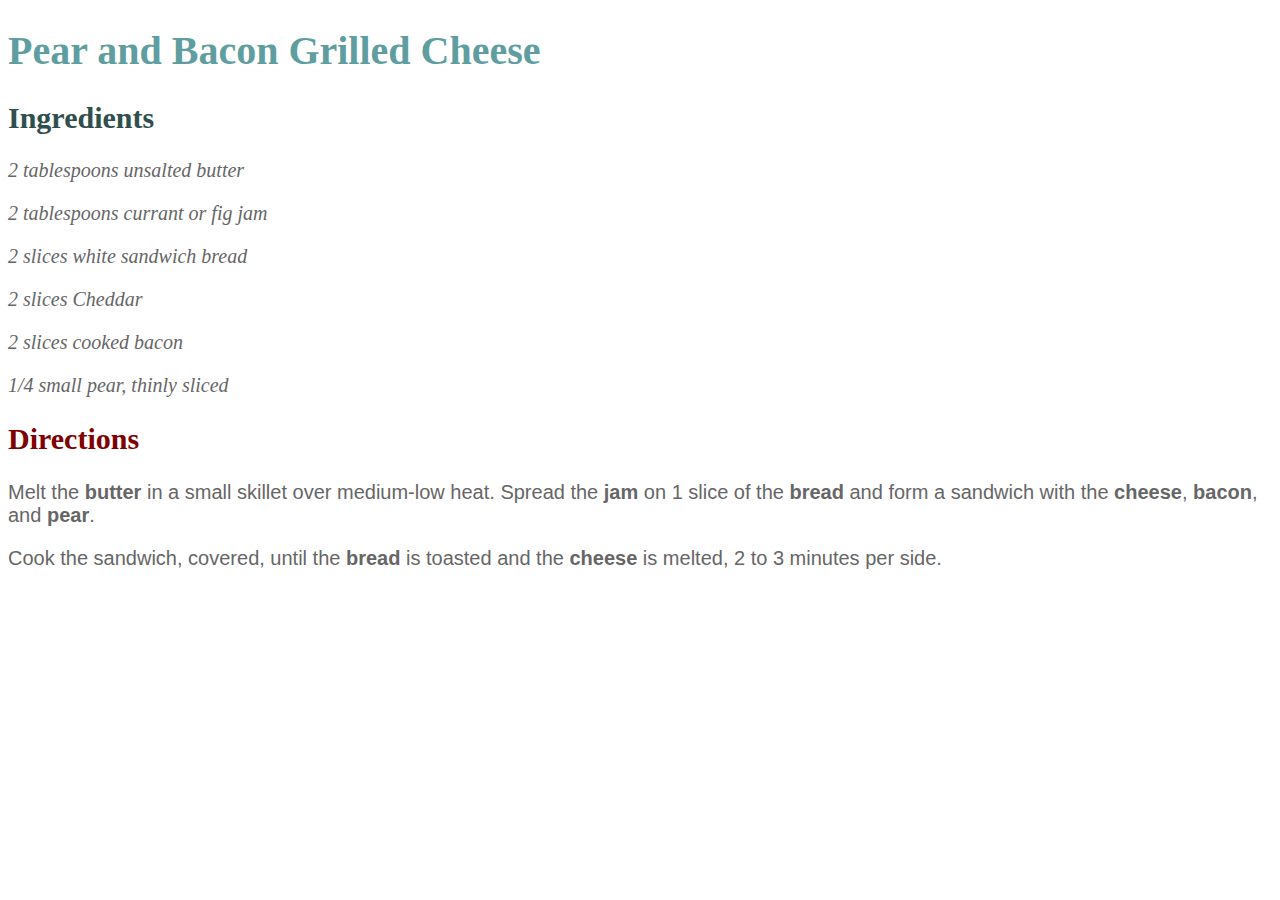
<file: Pear Project/index.html>
<!DOCTYPE html>
<html lang="en">

  <head>
    <meta charset="utf-8">
    <title>Grilled Cheese Recipes</title>

    <!--CSS-->
    <style>
      h1 {
        color: cadetblue;
      }
      h2 {
        color: crimson;
      }
      body {
        font-size: 20px;
        color: #666666;
      }
      #ingredients {
        color: darkslategray;
      }
      #directions {
        color: maroon;
      }
      .ingredients-p {
        font-style: italic;
      }
      .directions-p {
        font-family: sans-serif;
      }
    </style>

  </head>

  <body>
    
    <h1>Pear and Bacon Grilled Cheese</h1>

    <!--Ingredients-->
    <h2 id="ingredients">Ingredients</h2>
    <p class="ingredients-p">2 tablespoons unsalted butter</p>
    <p class="ingredients-p">2 tablespoons currant or fig jam</p>
    <p class="ingredients-p">2 slices white sandwich bread</p>
    <p class="ingredients-p">2 slices Cheddar</p>
    <p class="ingredients-p">2 slices cooked bacon</p>
    <p class="ingredients-p">1/4 small pear, thinly sliced</p>

    <!--Directions-->
    <h2 id="directions">Directions</h2>
    <p class="directions-p">Melt the <strong>butter</strong> in a small skillet over medium-low heat. Spread the <strong>jam</strong> on 1 slice of the <strong>bread</strong> and form a sandwich with the <strong>cheese</strong>, <strong>bacon</strong>, and <strong>pear</strong>.</p>
    <p class="directions-p">Cook the sandwich, covered, until the <strong>bread</strong> is toasted and the <strong>cheese</strong> is melted, 2 to 3 minutes per side.</p>

  </body>


</html>
</file>
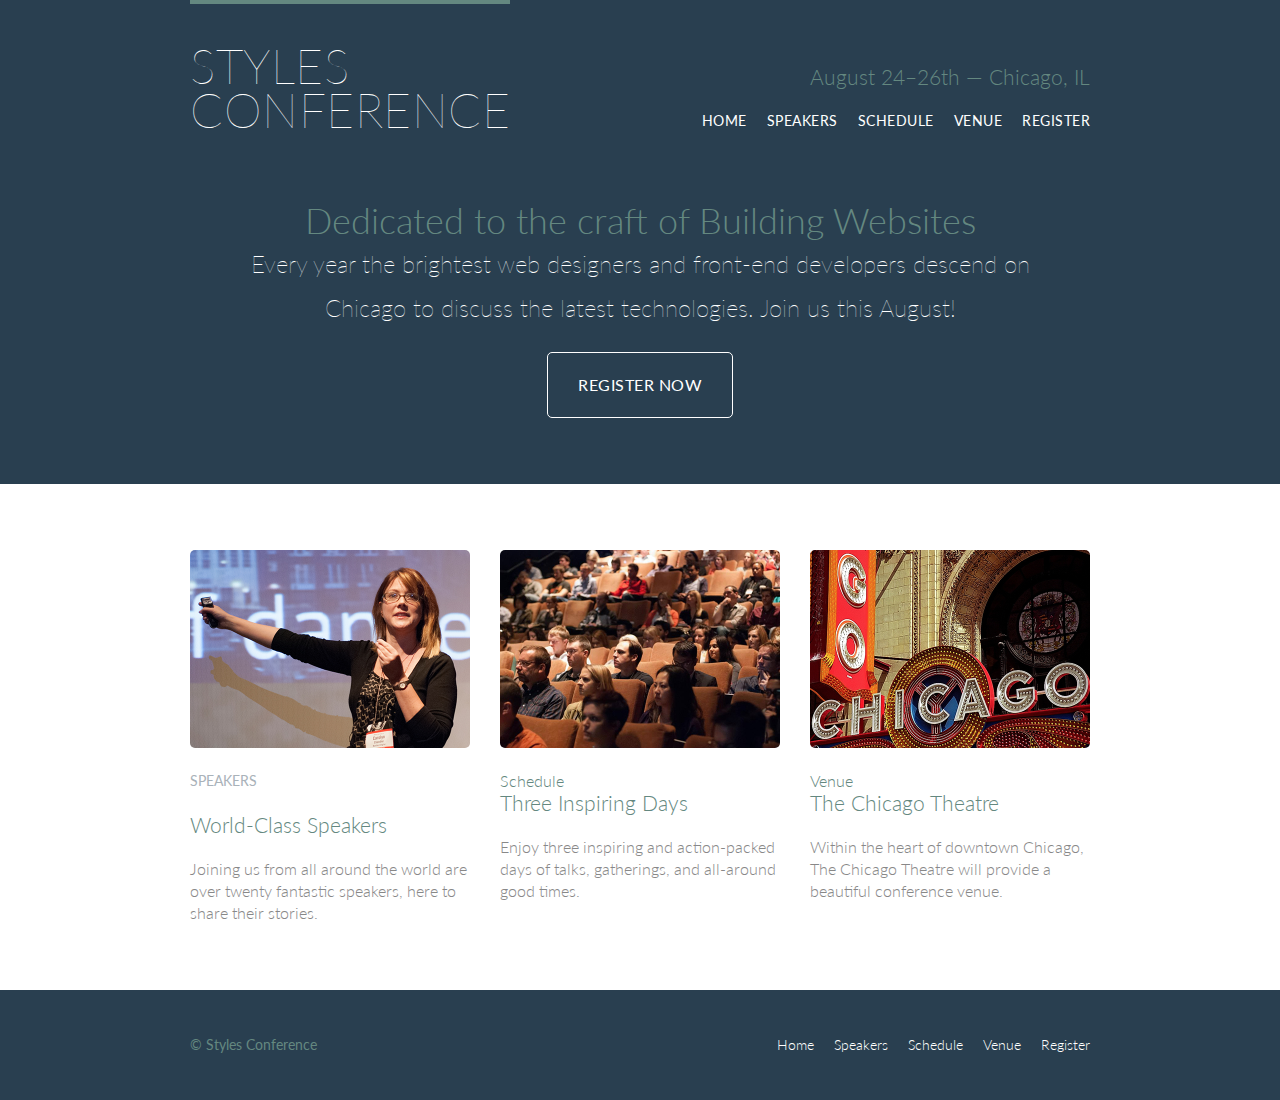
<file: HTML and CSS course/building-your-first-web-page/index.html>
<!DOCTYPE html>
<html lang="en">

  <head>
    <meta charset="utf-8">
    <title>Styles Conference</title>
    <link rel="stylesheet" href="assets/stylesheets/main.css">
    <link href='https://fonts.googleapis.com/css?family=Lato:400,300,100' rel='stylesheet' type='text/css'>
  </head>

  <body>
    <header class="primary-header container group">
        <h1 class="logo">
          <a href="index.html">Styles <br> Conference</a>
        </h1>
      <h3 class="tagline">August 24&ndash;26th &mdash; Chicago, IL</h3>

      <nav class="nav primary-nav">
        <ul>
          <li><a href="index.html">Home</a></li><!--
          --><li><a href="speakers.html">Speakers</a></li><!--
          --><li><a href="schedule.html">Schedule</a></li><!--
          --><li><a href="venue.html">Venue</a></li><!--
          --><li><a href="register.html">Register</a></li>
        </ul>
      </nav>

    </header>

    <section class="hero container">
      <h2>Dedicated to the craft of Building Websites</h2>
      <p>Every year the brightest web designers and front-end developers descend on Chicago to discuss the latest technologies. Join us this August!</p>
      <a class="btn btn-alt" href="register.html">Register Now</a>
    </section>

    <section class="row">
      <div class="grid">

      <!-- Speakers -->

        <section class="teaser col-1-3">
          <a href="speakers.html">
            <img src="assets/images/home/speakers.jpg" alt="Professional Speaker">
            <h5>Speakers</h5>
            <h3>World-Class Speakers</h3>
          </a>
          <p>Joining us from all around the world are over twenty fantastic speakers, here to share their stories.</p>
        </section><!--
    
        Schedule
    
        --><section class="teaser col-1-3">
          <a href="schedule.html">
            <img src="assets/images/home/schedule.jpg" alt="Schedule"
            <h5>Schedule</h5>
            <h3>Three Inspiring Days</h3>
          </a>
          <p>Enjoy three inspiring and action-packed days of talks, gatherings, and all-around good times.</p>
        </section><!--
    
        Venue
    
        --><section class="teaser col-1-3">
          <a href="venue.html">
            <img src="assets/images/home/venue.jpg" alt="Venue"
            <h5>Venue</h5>
            <h3>The Chicago Theatre</h3>
          </a>
          <p>Within the heart of downtown Chicago, The Chicago Theatre will provide a beautiful conference venue.</p>
        </section>

      </div>
    </section>

    <footer class="primary-footer container group">
      <small>&copy; Styles Conference</small>
      <nav class="nav">
        <ul>
          <li><a href="index.html">Home</a></li><!--
          --><li><a href="speakers.html">Speakers</a></li><!--
          --><li><a href="schedule.html">Schedule</a></li><!--
          --><li><a href="venue.html">Venue</a></li><!--
          --><li><a href="register.html">Register</a></li>
        </ul>
      </nav>
    </footer>

  </body>
</html>
</file>
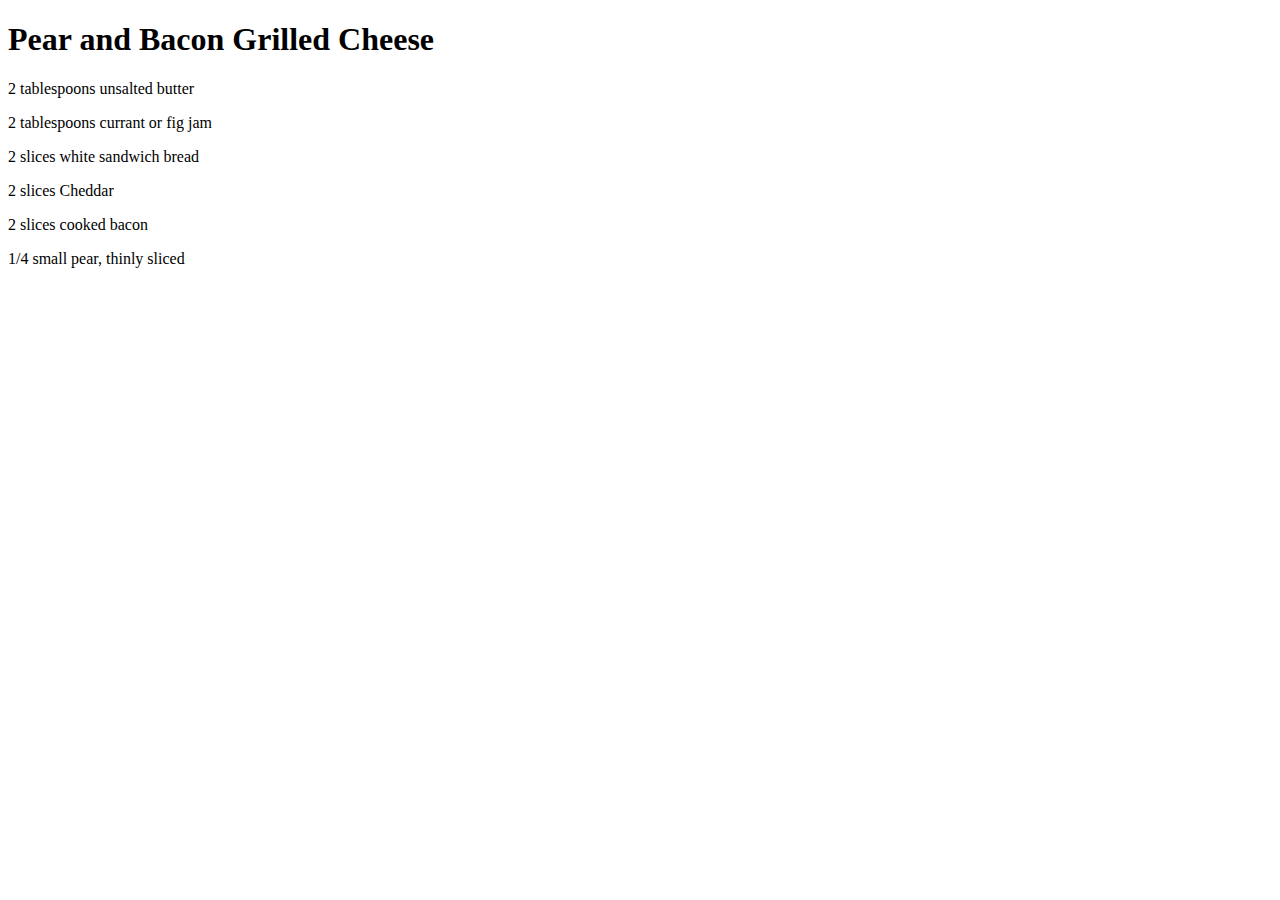
<file: Exercises/Exercise2.html>
<!DOCTYPE html>
<html lang="en">

  <head>
    <meta charset="utf-8">
    <title>Grilled Cheese Recipes</title>
  </head>

  <body>
    
    <h1>Pear and Bacon Grilled Cheese</h1>

    <p>2 tablespoons unsalted butter</p>
    <p>2 tablespoons currant or fig jam</p>
    <p>2 slices white sandwich bread</p>
    <p>2 slices Cheddar</p>
    <p>2 slices cooked bacon</p>
    <p>1/4 small pear, thinly sliced</p>

  </body>


</html>
</file>
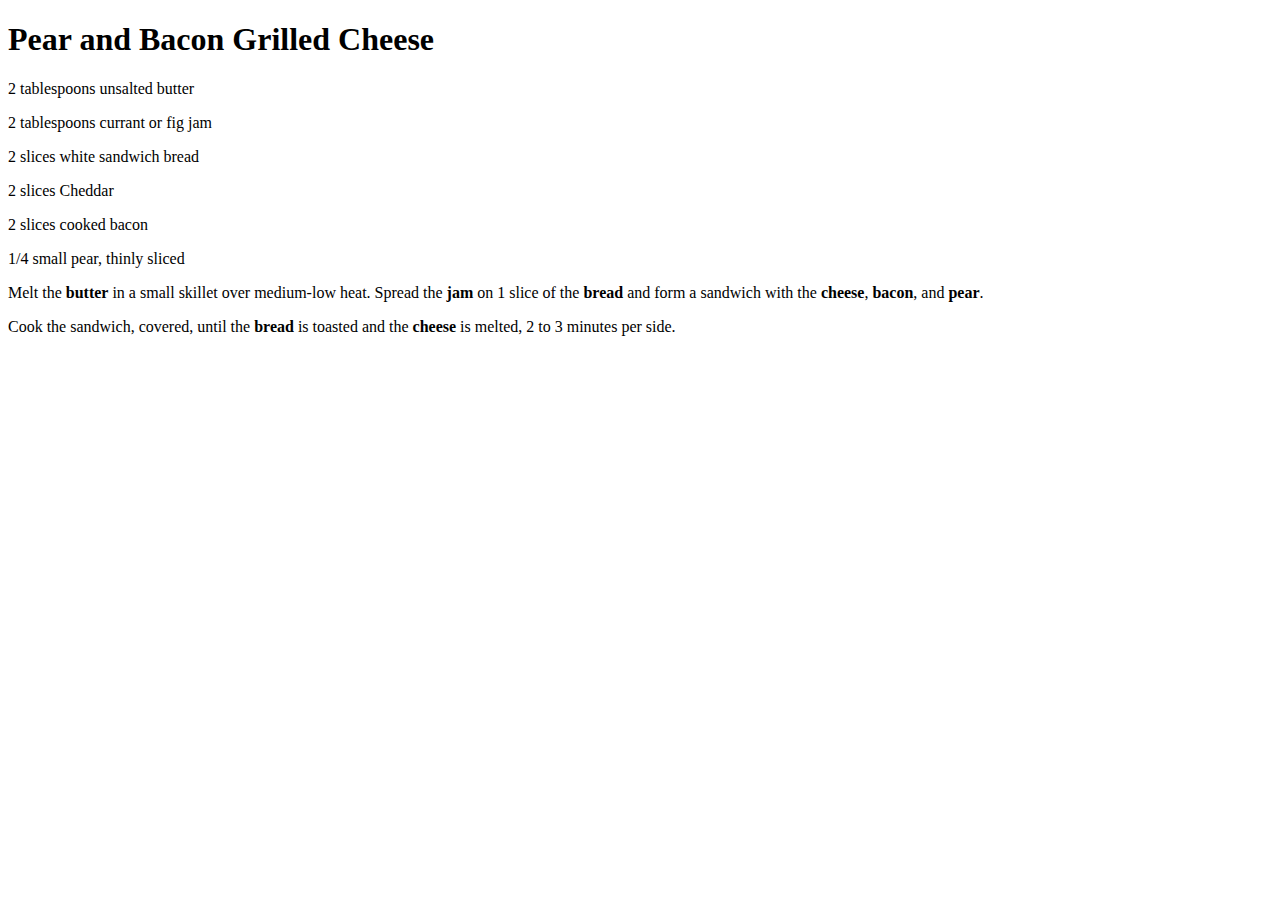
<file: Exercises/Exercise3.html>
<!DOCTYPE html>
<html lang="en">

  <head>
    <meta charset="utf-8">
    <title>Grilled Cheese Recipes</title>
  </head>

  <body>
    
    <h1>Pear and Bacon Grilled Cheese</h1>

    <!--Ingredients-->
    <p>2 tablespoons unsalted butter</p>
    <p>2 tablespoons currant or fig jam</p>
    <p>2 slices white sandwich bread</p>
    <p>2 slices Cheddar</p>
    <p>2 slices cooked bacon</p>
    <p>1/4 small pear, thinly sliced</p>

    <!--Directions-->

    <p>Melt the <strong>butter</strong> in a small skillet over medium-low heat. Spread the <strong>jam</strong> on 1 slice of the <strong>bread</strong> and form a sandwich with the <strong>cheese</strong>, <strong>bacon</strong>, and <strong>pear</strong>.</p>
    <p>Cook the sandwich, covered, until the <strong>bread</strong> is toasted and the <strong>cheese</strong> is melted, 2 to 3 minutes per side.</p>

  </body>


</html>
</file>
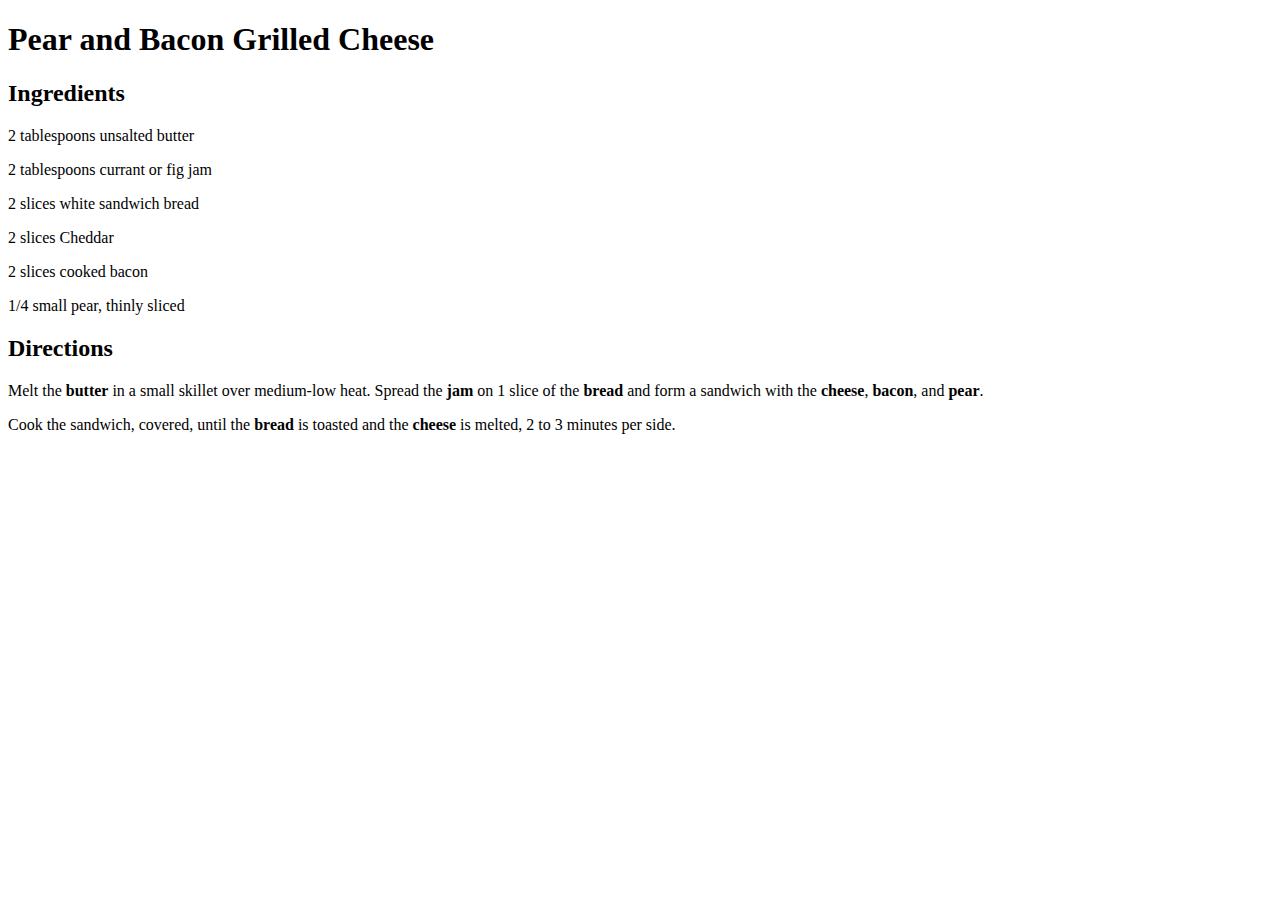
<file: Exercises/Exercise4.html>
<!DOCTYPE html>
<html lang="en">

  <head>
    <meta charset="utf-8">
    <title>Grilled Cheese Recipes</title>
  </head>

  <body>
    
    <h1>Pear and Bacon Grilled Cheese</h1>

    <!--Ingredients-->
    <h2>Ingredients</h2>
    <p>2 tablespoons unsalted butter</p>
    <p>2 tablespoons currant or fig jam</p>
    <p>2 slices white sandwich bread</p>
    <p>2 slices Cheddar</p>
    <p>2 slices cooked bacon</p>
    <p>1/4 small pear, thinly sliced</p>

    <!--Directions-->
    <h2>Directions</h2>
    <p>Melt the <strong>butter</strong> in a small skillet over medium-low heat. Spread the <strong>jam</strong> on 1 slice of the <strong>bread</strong> and form a sandwich with the <strong>cheese</strong>, <strong>bacon</strong>, and <strong>pear</strong>.</p>
    <p>Cook the sandwich, covered, until the <strong>bread</strong> is toasted and the <strong>cheese</strong> is melted, 2 to 3 minutes per side.</p>

  </body>


</html>
</file>
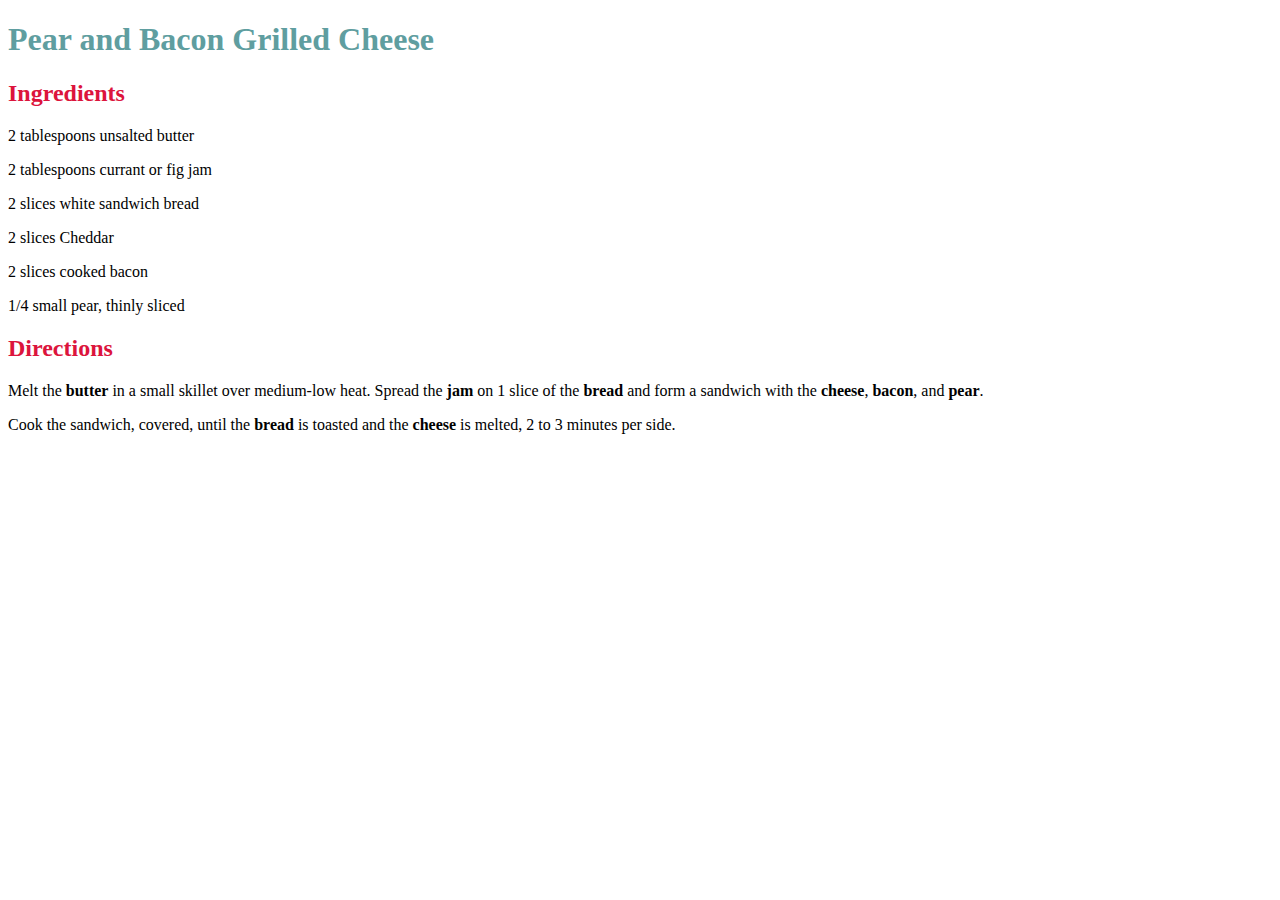
<file: Exercises/Exercise5.html>
<!DOCTYPE html>
<html lang="en">

  <head>
    <meta charset="utf-8">
    <title>Grilled Cheese Recipes</title>
  </head>

  <body>
    
    <h1 style="color: cadetblue">Pear and Bacon Grilled Cheese</h1>

    <!--Ingredients-->
    <h2 style="color: crimson">Ingredients</h2>
    <p>2 tablespoons unsalted butter</p>
    <p>2 tablespoons currant or fig jam</p>
    <p>2 slices white sandwich bread</p>
    <p>2 slices Cheddar</p>
    <p>2 slices cooked bacon</p>
    <p>1/4 small pear, thinly sliced</p>

    <!--Directions-->
    <h2 style="color: crimson">Directions</h2>
    <p>Melt the <strong>butter</strong> in a small skillet over medium-low heat. Spread the <strong>jam</strong> on 1 slice of the <strong>bread</strong> and form a sandwich with the <strong>cheese</strong>, <strong>bacon</strong>, and <strong>pear</strong>.</p>
    <p>Cook the sandwich, covered, until the <strong>bread</strong> is toasted and the <strong>cheese</strong> is melted, 2 to 3 minutes per side.</p>

  </body>


</html>
</file>
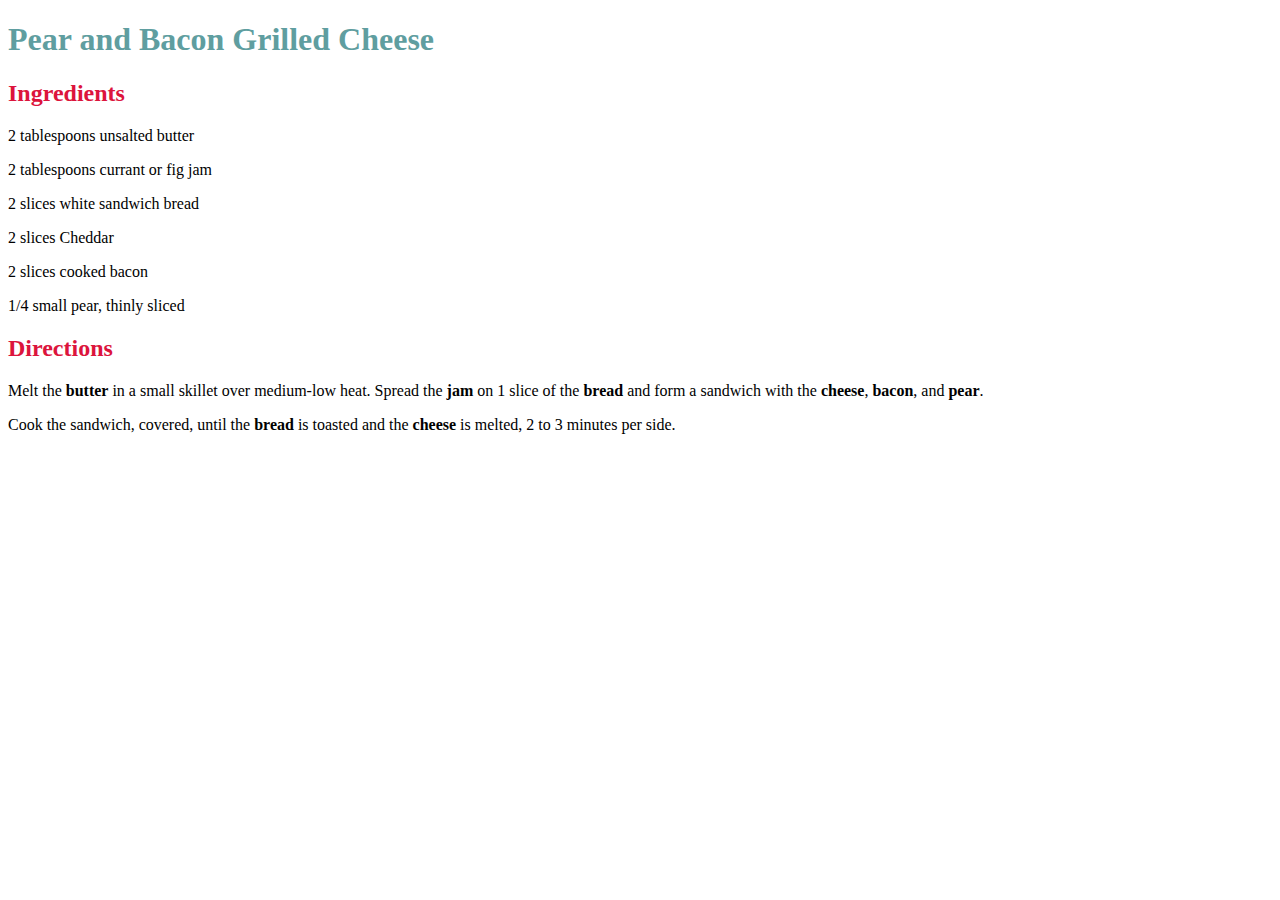
<file: Exercises/Exercise6.html>
<!DOCTYPE html>
<html lang="en">

  <head>
    <meta charset="utf-8">
    <title>Grilled Cheese Recipes</title>

    <!--CSS-->
    <style>
      h1 {
        color: cadetblue;
      }
      h2 {
        color: crimson;
      }
    </style>

  </head>

  <body>
    
    <h1>Pear and Bacon Grilled Cheese</h1>

    <!--Ingredients-->
    <h2>Ingredients</h2>
    <p>2 tablespoons unsalted butter</p>
    <p>2 tablespoons currant or fig jam</p>
    <p>2 slices white sandwich bread</p>
    <p>2 slices Cheddar</p>
    <p>2 slices cooked bacon</p>
    <p>1/4 small pear, thinly sliced</p>

    <!--Directions-->
    <h2>Directions</h2>
    <p>Melt the <strong>butter</strong> in a small skillet over medium-low heat. Spread the <strong>jam</strong> on 1 slice of the <strong>bread</strong> and form a sandwich with the <strong>cheese</strong>, <strong>bacon</strong>, and <strong>pear</strong>.</p>
    <p>Cook the sandwich, covered, until the <strong>bread</strong> is toasted and the <strong>cheese</strong> is melted, 2 to 3 minutes per side.</p>

  </body>


</html>
</file>
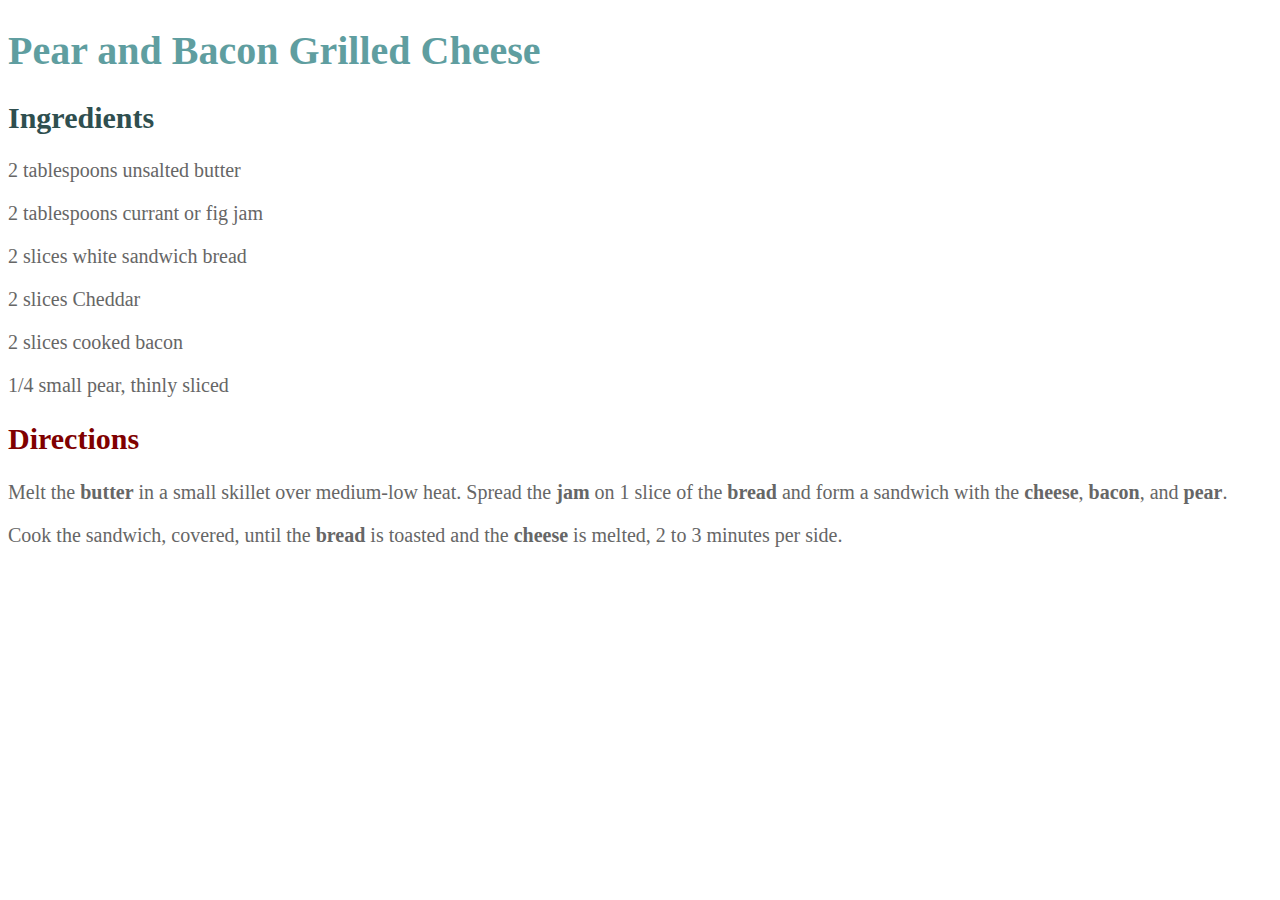
<file: Exercises/Exercise7.html>
<!DOCTYPE html>
<html lang="en">

  <head>
    <meta charset="utf-8">
    <title>Grilled Cheese Recipes</title>

    <!--CSS-->
    <style>
      h1 {
        color: cadetblue;
      }
      h2 {
        color: crimson;
      }
      body {
        font-size: 20px;
        color: #666666;
      }
      #ingredients {
        color: darkslategray;
      }
      #directions {
        color: maroon;
      }
    </style>

  </head>

  <body>
    
    <h1>Pear and Bacon Grilled Cheese</h1>

    <!--Ingredients-->
    <h2 id="ingredients">Ingredients</h2>
    <p>2 tablespoons unsalted butter</p>
    <p>2 tablespoons currant or fig jam</p>
    <p>2 slices white sandwich bread</p>
    <p>2 slices Cheddar</p>
    <p>2 slices cooked bacon</p>
    <p>1/4 small pear, thinly sliced</p>

    <!--Directions-->
    <h2 id="directions">Directions</h2>
    <p>Melt the <strong>butter</strong> in a small skillet over medium-low heat. Spread the <strong>jam</strong> on 1 slice of the <strong>bread</strong> and form a sandwich with the <strong>cheese</strong>, <strong>bacon</strong>, and <strong>pear</strong>.</p>
    <p>Cook the sandwich, covered, until the <strong>bread</strong> is toasted and the <strong>cheese</strong> is melted, 2 to 3 minutes per side.</p>

  </body>


</html>
</file>
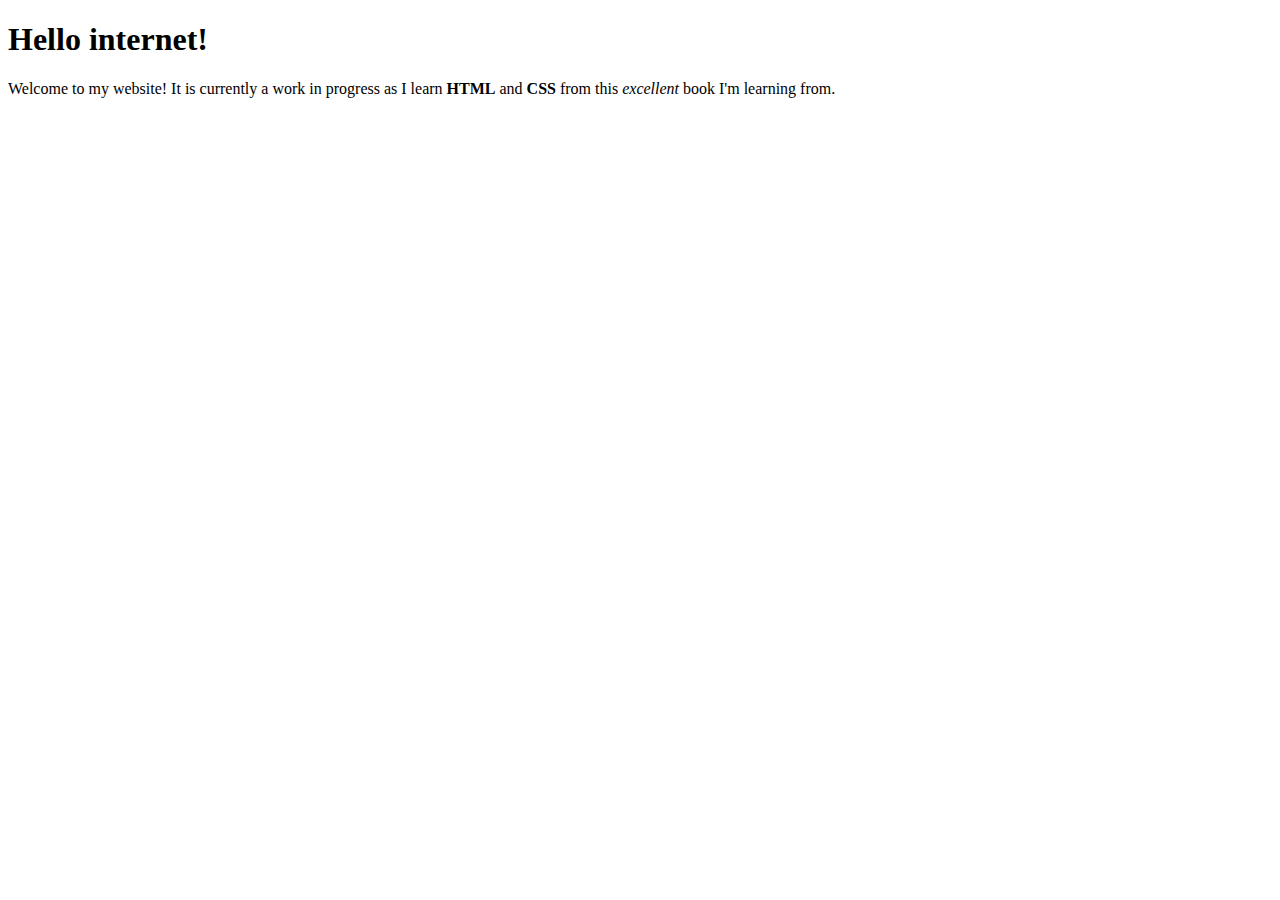
<file: Getting Started/hello.html>
<!doctype html>
<html>
  <head>
    <title>Welcome!</title>
    <meta charset="utf-8" />
  </head>

  <body>
    <h1>Hello internet!</h1>

    <div>
    <p>Welcome to my website! It is currently a <span>work in progress</span> as I learn <strong>HTML</strong> and <strong>CSS</strong> from this <em>excellent</em> book I'm learning from.</p>
    </div>
  </body>

</html>
</file>
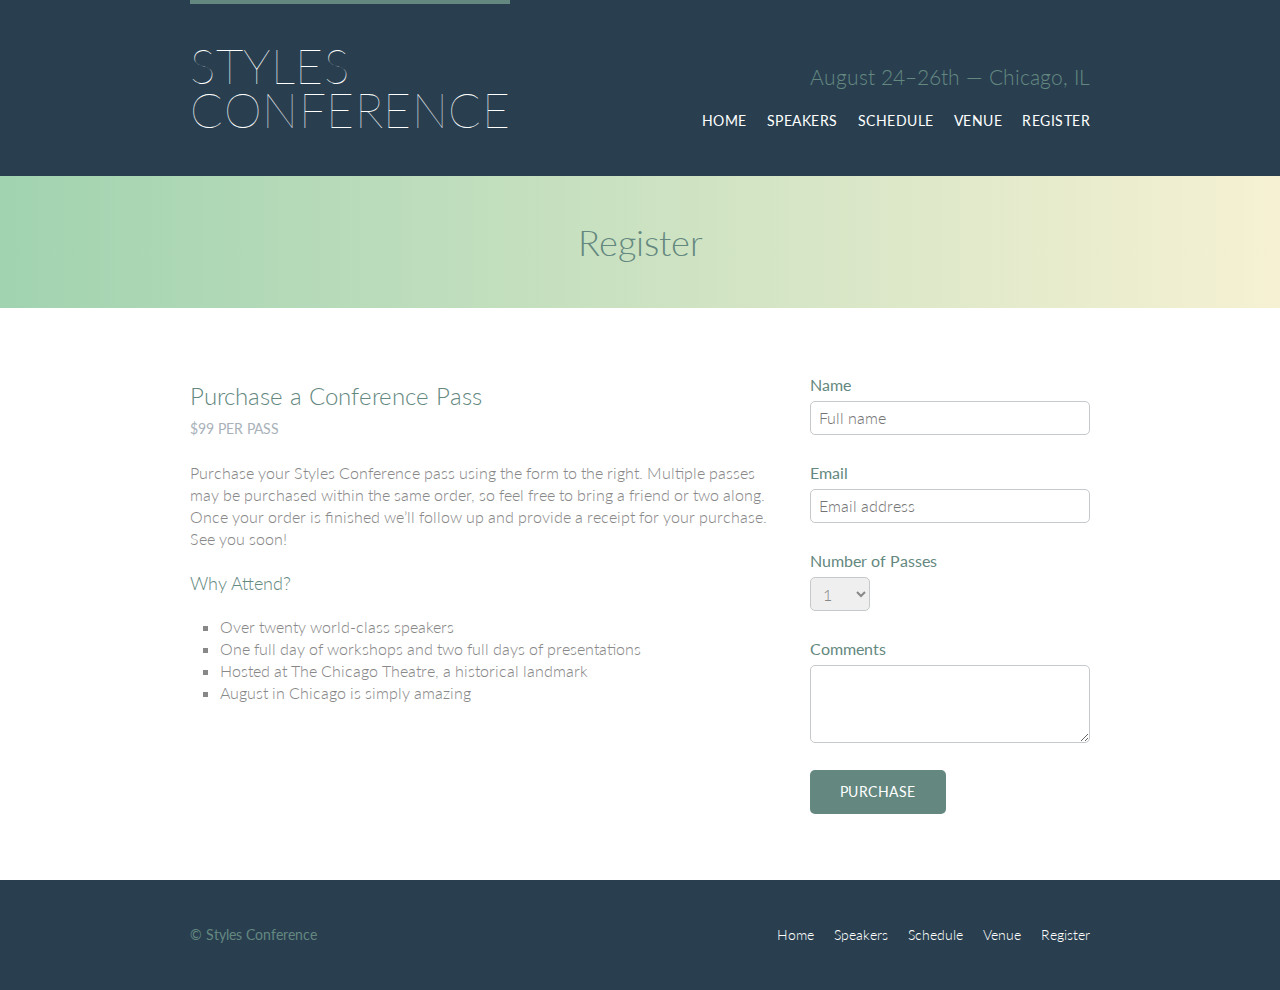
<file: HTML and CSS course/building-your-first-web-page/register.html>
<!DOCTYPE html>
<html lang="en">

  <head>
    <meta charset="utf-8">
    <title>Styles Conference</title>
    <link rel="stylesheet" href="assets/stylesheets/main.css">
    <link href='https://fonts.googleapis.com/css?family=Lato:400,300,100' rel='stylesheet' type='text/css'>
  </head>

  <body>

    <!-- Header -->

    <header class="primary-header container group">

        <h1 class="logo">
          <a href="index.html">Styles <br> Conference</a>
        </h1>

      <h3 class="tagline">August 24&ndash;26th &mdash; Chicago, IL</h3>

      <nav class="nav primary-nav">
        <ul>
          <li><a href="index.html">Home</a></li><!--
          --><li><a href="speakers.html">Speakers</a></li><!--
          --><li><a href="schedule.html">Schedule</a></li><!--
          --><li><a href="venue.html">Venue</a></li><!--
          --><li><a href="register.html">Register</a></li>
        </ul>
      </nav>

    </header>

    <section class="row-alt">
      <div class="lead container">

      <h1>Register</h1>

      </div>
    </section>

    <section class="row">
      <div class="grid">
        
        <section class="col-2-3">

          <h2>Purchase a Conference Pass</h2>
          <h5>$99 per pass</h5>

          <p>Purchase your Styles Conference pass using the form to the right. Multiple passes may be purchased within the same order, so feel free to bring a friend or two along. Once your order is finished we&#8217;ll follow up and provide a receipt for your purchase. See you soon!</p>

          <h4>Why Attend?</h4>

          <ul class="why-attend">
            <li>Over twenty world-class speakers</li>
            <li>One full day of workshops and two full days of presentations</li>
            <li>Hosted at The Chicago Theatre, a historical landmark</li>
            <li>August in Chicago is simply amazing</li>
          </ul>
          
        </section><!--
        --><form class="col-1-3" action="#" method="post">
          <fieldset class="register-group">
            
            <label>
              Name
              <input type="text" name="name" placeholder="Full name" required>
            </label>

            <label>
              Email
              <input type="email" name="email" placeholder="Email address" required>
            </label>

            <label>
              Number of Passes
              <select name="quantity" required>
                <option value="1" selected>1</option>
                <option value="2">2</option>
                <option value="3">3</option>
                <option value="4">4</option>
                <option value="5">5</option>
              </select>
            </label>

            <label>
              Comments
              <textarea name="comments"></textarea>
            </label>

          </fieldset>

          <input class="btn btn-default" type="submit" name="submit" value="Purchase">

        </form>

      </div>
    </section>

    <footer class="primary-footer container group">
      <small>&copy; Styles Conference</small>
      <nav class="nav">
        <ul>
          <li><a href="index.html">Home</a></li><!--
          --><li><a href="speakers.html">Speakers</a></li><!--
          --><li><a href="schedule.html">Schedule</a></li><!--
          --><li><a href="venue.html">Venue</a></li><!--
          --><li><a href="register.html">Register</a></li>
        </ul>
      </nav>
    </footer>

  </body>
</html>
</file>
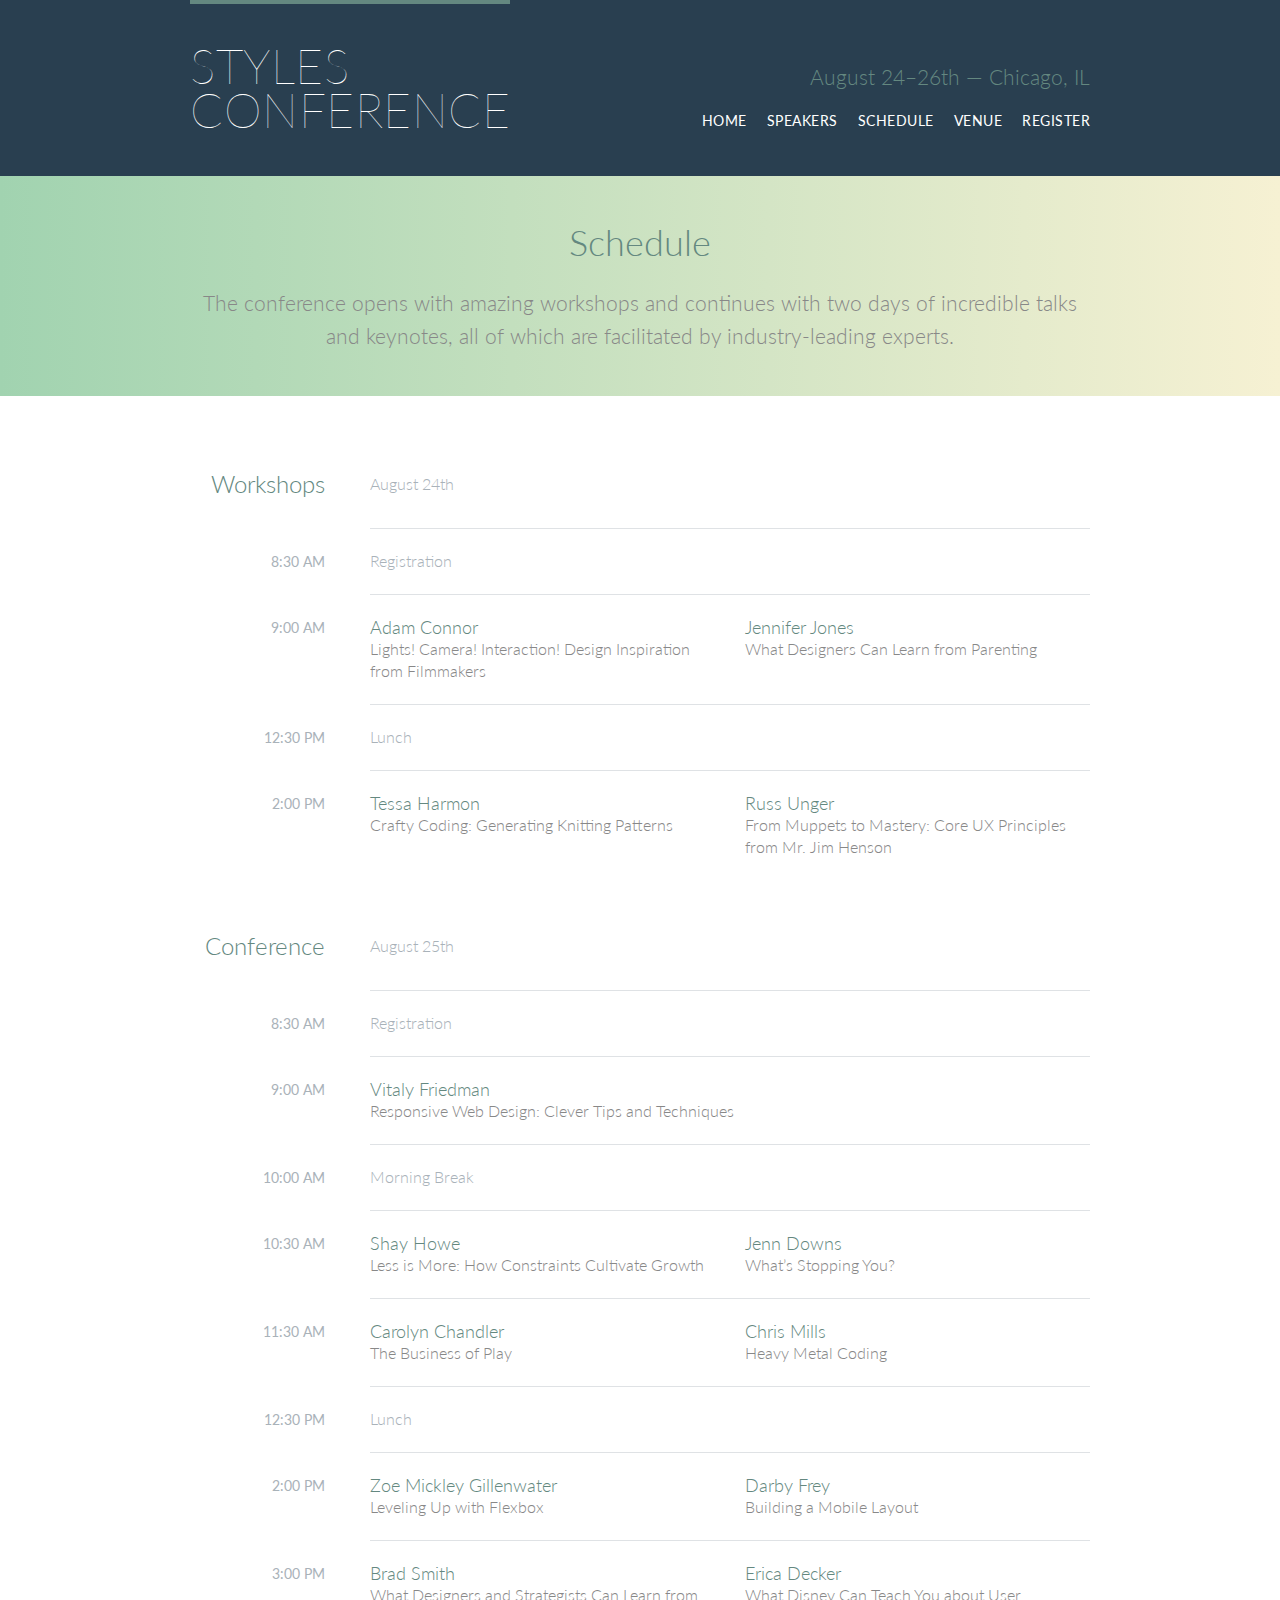
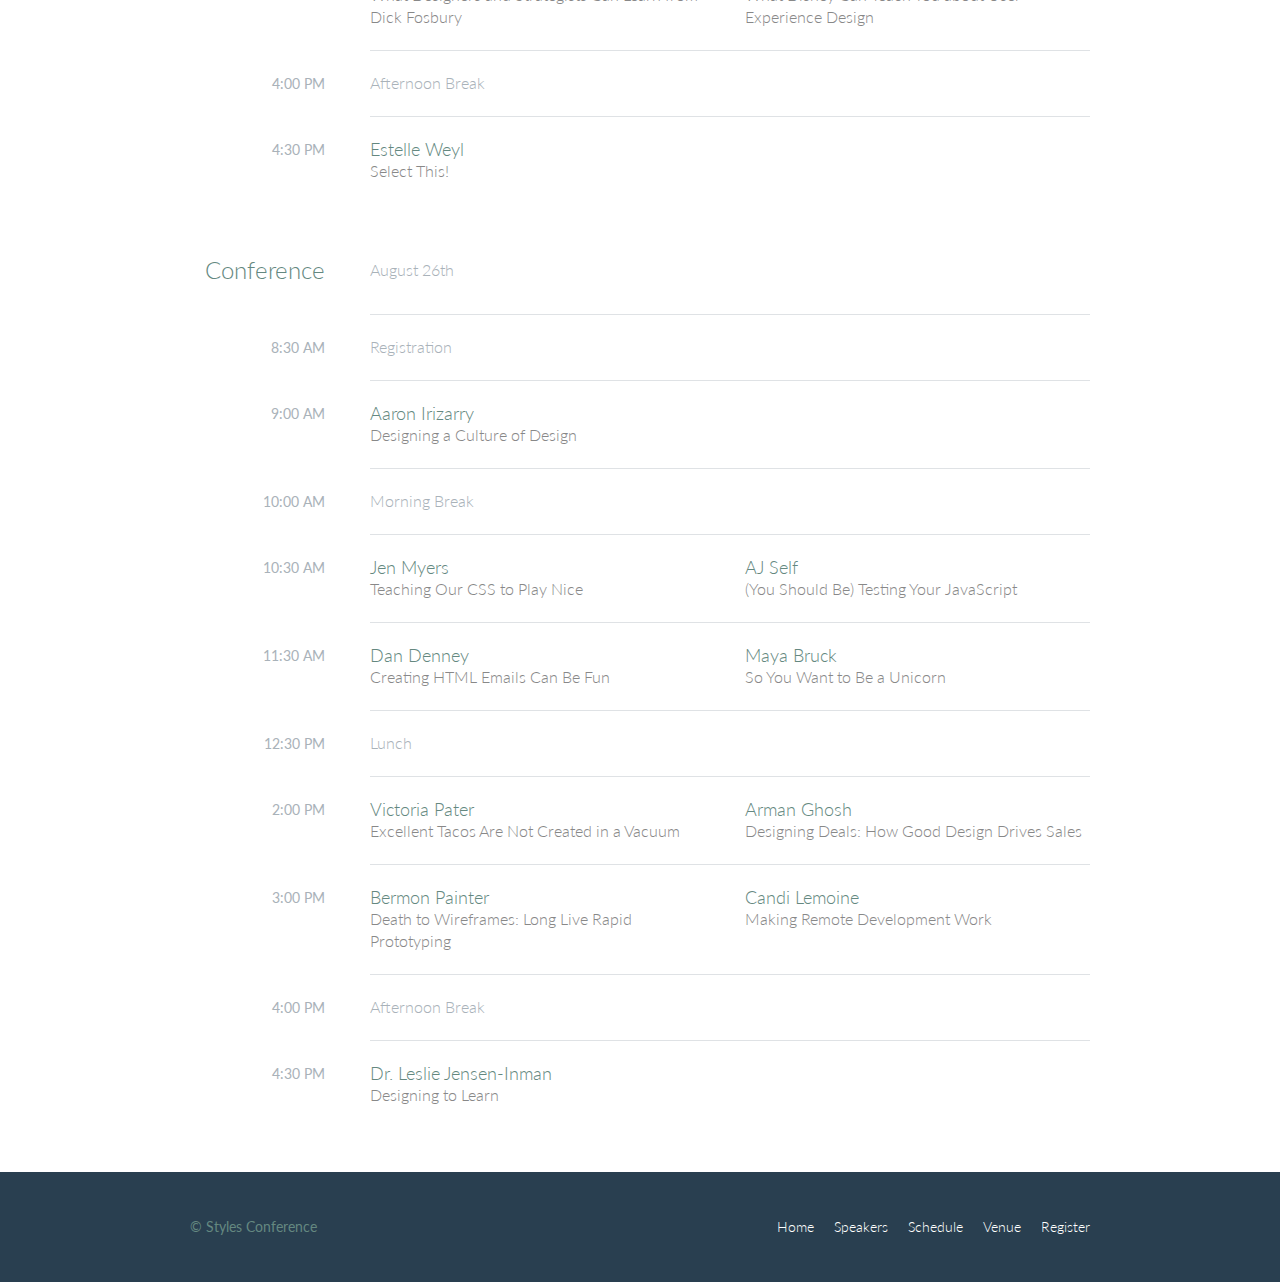
<file: HTML and CSS course/building-your-first-web-page/schedule.html>
<!DOCTYPE html>
<html lang="en">

  <head>
    <meta charset="utf-8">
    <title>Schedule - Styles Conference</title>
    <link rel="stylesheet" href="assets/stylesheets/main.css">
    <link rel="stylesheet" href="http://fonts.googleapis.com/css?family=Lato:100,300,400">
  </head>

  <body>

    <!-- Header -->

    <header class="primary-header container group">

      <h1 class="logo">
        <a href="index.html">Styles <br> Conference</a>
      </h1>

      <h3 class="tagline">August 24&ndash;26th &mdash; Chicago, IL</h3>

      <nav class="nav primary-nav">
        <ul>
          <li><a href="index.html">Home</a></li><!--
          --><li><a href="speakers.html">Speakers</a></li><!--
          --><li><a href="schedule.html">Schedule</a></li><!--
          --><li><a href="venue.html">Venue</a></li><!--
          --><li><a href="register.html">Register</a></li>
        </ul>
      </nav>

    </header>

    <!-- Lead -->

    <section class="row-alt">
      <div class="lead container">

        <h1>Schedule</h1>

        <p>The conference opens with amazing workshops and continues with two days of incredible talks and keynotes, all of which are facilitated by industry-leading experts.</p>

      </div>
    </section>

    <!-- Main content -->

    <section class="row">
      <div class="container">

        <!-- Workshops -->

        <table>
          <thead>
            <tr>
              <th scope="row">
                Workshops
              </th>
              <td class="schedule-offset" colspan="2">
                August 24th
              </td>
            </tr>
          </thead>
          <tbody>
            <tr>
              <th scope="row">
                <time datetime="08:30:00">8:30 AM</time>
              </th>
              <td class="schedule-offset" colspan="2">
                Registration
              </td>
            </tr>
            <tr>
              <th scope="row">
                <time datetime="09:00:00">9:00 AM</time>
              </th>
              <td>
                <a href="speakers.html#adam-connor">
                  <h4>Adam Connor</h4>
                  Lights! Camera! Interaction! Design Inspiration from Filmmakers
                </a>
              </td>
              <td>
                <a href="speakers.html#jennifer-jones">
                  <h4>Jennifer Jones</h4>
                  What Designers Can Learn from Parenting
                </a>
              </td>
            </tr>
            <tr>
              <th scope="row">
                <time datetime="12:30:00">12:30 PM</time>
              </th>
              <td class="schedule-offset" colspan="2">
                Lunch
              </td>
            </tr>
            <tr>
              <th scope="row">
                <time datetime="14:00">2:00 PM</time>
              </th>
              <td>
                <a href="speakers.html#tessa-harmon">
                  <h4>Tessa Harmon</h4>
                  Crafty Coding: Generating Knitting Patterns
                </a>
              </td>
              <td>
                <a href="speakers.html#russ-unger">
                  <h4>Russ Unger</h4>
                  From Muppets to Mastery: Core UX Principles from Mr. Jim Henson
                </a>
              </td>
            </tr>
          </tbody>
        </table>

        <!-- Conference -->

        <table>
          <thead>
            <tr>
              <th scope="row">
                Conference
              </th>
              <td class="schedule-offset" colspan="2">
                August 25th
              </td>
            </tr>
          </thead>
          <tbody>
            <tr>
              <th scope="row">
                <time datetime="08:30:00">8:30 AM</time>
              </th>
              <td class="schedule-offset" colspan="2">
                Registration
              </td>
            </tr>
            <tr>
              <th scope="row">
                <time datetime="09:00:00">9:00 AM</time>
              </th>
              <td colspan="2">
                <a href="speakers.html#vitaly-friedman">
                  <h4>Vitaly Friedman</h4>
                  Responsive Web Design: Clever Tips and Techniques
                </a>
              </td>
            </tr>
            <tr>
              <th scope="row">
                <time datetime="10:00:00">10:00 AM</time>
              </th>
              <td class="schedule-offset" colspan="2">
                Morning Break
              </td>
            </tr>
            <tr>
              <th scope="row">
                <time datetime="10:30:00">10:30 AM</time>
              </th>
              <td>
                <a href="speakers.html#shay-howe">
                  <h4>Shay Howe</h4>
                  Less is More: How Constraints Cultivate Growth
                </a>
              </td>
              <td>
                <a href="speakers.html#jenn-downs">
                  <h4>Jenn Downs</h4>
                  What&#8217;s Stopping You?
                </a>
              </td>
            </tr>
            <tr>
              <th scope="row">
                <time datetime="11:30:00">11:30 AM</time>
              </th>
              <td>
                <a href="speakers.html#carolyn-chandler">
                  <h4>Carolyn Chandler</h4>
                  The Business of Play
                </a>
              </td>
              <td>
                <a href="speakers.html#chris-mills">
                  <h4>Chris Mills</h4>
                  Heavy Metal Coding
                </a>
              </td>
            </tr>
            <tr>
              <th scope="row">
                <time datetime="12:30:00">12:30 PM</time>
              </th>
              <td class="schedule-offset" colspan="2">
                Lunch
              </td>
            </tr>
            <tr>
              <th scope="row">
                <time datetime="14:00">2:00 PM</time>
              </th>
              <td>
                <a href="speakers.html#zoe-mickley-gillenwater">
                  <h4>Zoe Mickley Gillenwater</h4>
                  Leveling Up with Flexbox
                </a>
              </td>
              <td>
                <a href="speakers.html#darby-frey">
                  <h4>Darby Frey</h4>
                  Building a Mobile Layout
                </a>
              </td>
            </tr>
            <tr>
              <th scope="row">
                <time datetime="15:00:00">3:00 PM</time>
              </th>
              <td>
                <a href="speakers.html#brad-smith">
                  <h4>Brad Smith</h4>
                  What Designers and Strategists Can Learn from Dick Fosbury
                </a>
              </td>
              <td>
                <a href="speakers.html#erica-decker">
                  <h4>Erica Decker</h4>
                  What Disney Can Teach You about User Experience Design
                </a>
              </td>
            </tr>
            <tr>
              <th scope="row">
                <time datetime="16:00:00">4:00 PM</time>
              </th>
              <td class="schedule-offset" colspan="2">
                Afternoon Break
              </td>
            </tr>
            <tr>
              <th scope="row">
                <time datetime="16:30:00">4:30 PM</time>
              </th>
              <td colspan="2">
                <a href="speakers.html#estelle-weyl">
                  <h4>Estelle Weyl</h4>
                  Select This!
                </a>
              </td>
            </tr>
          </tbody>
        </table>

        <!-- Conference -->

        <table>
          <thead>
            <tr>
              <th scope="row">
                Conference
              </th>
              <td class="schedule-offset" colspan="2">
                August 26th
              </td>
            </tr>
          </thead>
          <tbody>
            <tr>
              <th scope="row">
                <time datetime="08:30:00">8:30 AM</time>
              </th>
              <td class="schedule-offset" colspan="2">
                Registration
              </td>
            </tr>
            <tr>
              <th scope="row">
                <time datetime="09:00:00">9:00 AM</time>
              </th>
              <td colspan="2">
                <a href="speakers.html#aaron-irizarry">
                  <h4>Aaron Irizarry</h4>
                  Designing a Culture of Design
                </a>
              </td>
            </tr>
            <tr>
              <th scope="row">
                <time datetime="10:00:00">10:00 AM</time>
              </th>
              <td class="schedule-offset" colspan="2">
                Morning Break
              </td>
            </tr>
            <tr>
              <th scope="row">
                <time datetime="10:30:00">10:30 AM</time>
              </th>
              <td>
                <a href="speakers.html#jen-myers">
                  <h4>Jen Myers</h4>
                  Teaching Our CSS to Play Nice
                </a>
              </td>
              <td>
                <a href="speakers.html#aj-self">
                  <h4>AJ Self</h4>
                  (You Should Be) Testing Your JavaScript
                </a>
              </td>
            </tr>
            <tr>
              <th scope="row">
                <time datetime="11:30:00">11:30 AM</time>
              </th>
              <td>
                <a href="speakers.html#dan-denney">
                  <h4>Dan Denney</h4>
                  Creating HTML Emails Can Be Fun
                </a>
              </td>
              <td>
                <a href="speakers.html#maya-bruck">
                  <h4>Maya Bruck</h4>
                  So You Want to Be a Unicorn
                </a>
              </td>
            </tr>
            <tr>
              <th scope="row">
                <time datetime="12:30:00">12:30 PM</time>
              </th>
              <td class="schedule-offset" colspan="2">
                Lunch
              </td>
            </tr>
            <tr>
              <th scope="row">
                <time datetime="14:00">2:00 PM</time>
              </th>
              <td>
                <a href="speakers.html#victoria-pater">
                  <h4>Victoria Pater</h4>
                  Excellent Tacos Are Not Created in a Vacuum
                </a>
              </td>
              <td>
                <a href="speakers.html#arman-ghosh">
                  <h4>Arman Ghosh</h4>
                  Designing Deals: How Good Design Drives Sales
                </a>
              </td>
            </tr>
            <tr>
              <th scope="row">
                <time datetime="15:00:00">3:00 PM</time>
              </th>
              <td>
                <a href="speakers.html#bermon-painter">
                  <h4>Bermon Painter</h4>
                  Death to Wireframes: Long Live Rapid Prototyping
                </a>
              </td>
              <td>
                <a href="speakers.html#candi-lemoine">
                  <h4>Candi Lemoine</h4>
                  Making Remote Development Work
                </a>
              </td>
            </tr>
            <tr>
              <th scope="row">
                <time datetime="16:00:00">4:00 PM</time>
              </th>
              <td class="schedule-offset" colspan="2">
                Afternoon Break
              </td>
            </tr>
            <tr>
              <th scope="row">
                <time datetime="16:30:00">4:30 PM</time>
              </th>
              <td colspan="2">
                <a href="speakers.html#leslie-jensen-inman">
                  <h4>Dr. Leslie Jensen-Inman</h4>
                  Designing to Learn
                </a>
              </td>
            </tr>
          </tbody>
        </table>

      </div>
    </section>

    <!-- Footer -->

    <footer class="primary-footer container group">

      <small>&copy; Styles Conference</small>

      <nav class="nav">
        <ul>
          <li><a href="index.html">Home</a></li><!--
          --><li><a href="speakers.html">Speakers</a></li><!--
          --><li><a href="schedule.html">Schedule</a></li><!--
          --><li><a href="venue.html">Venue</a></li><!--
          --><li><a href="register.html">Register</a></li>
        </ul>
      </nav>

    </footer>

  </body>
</html>
</file>
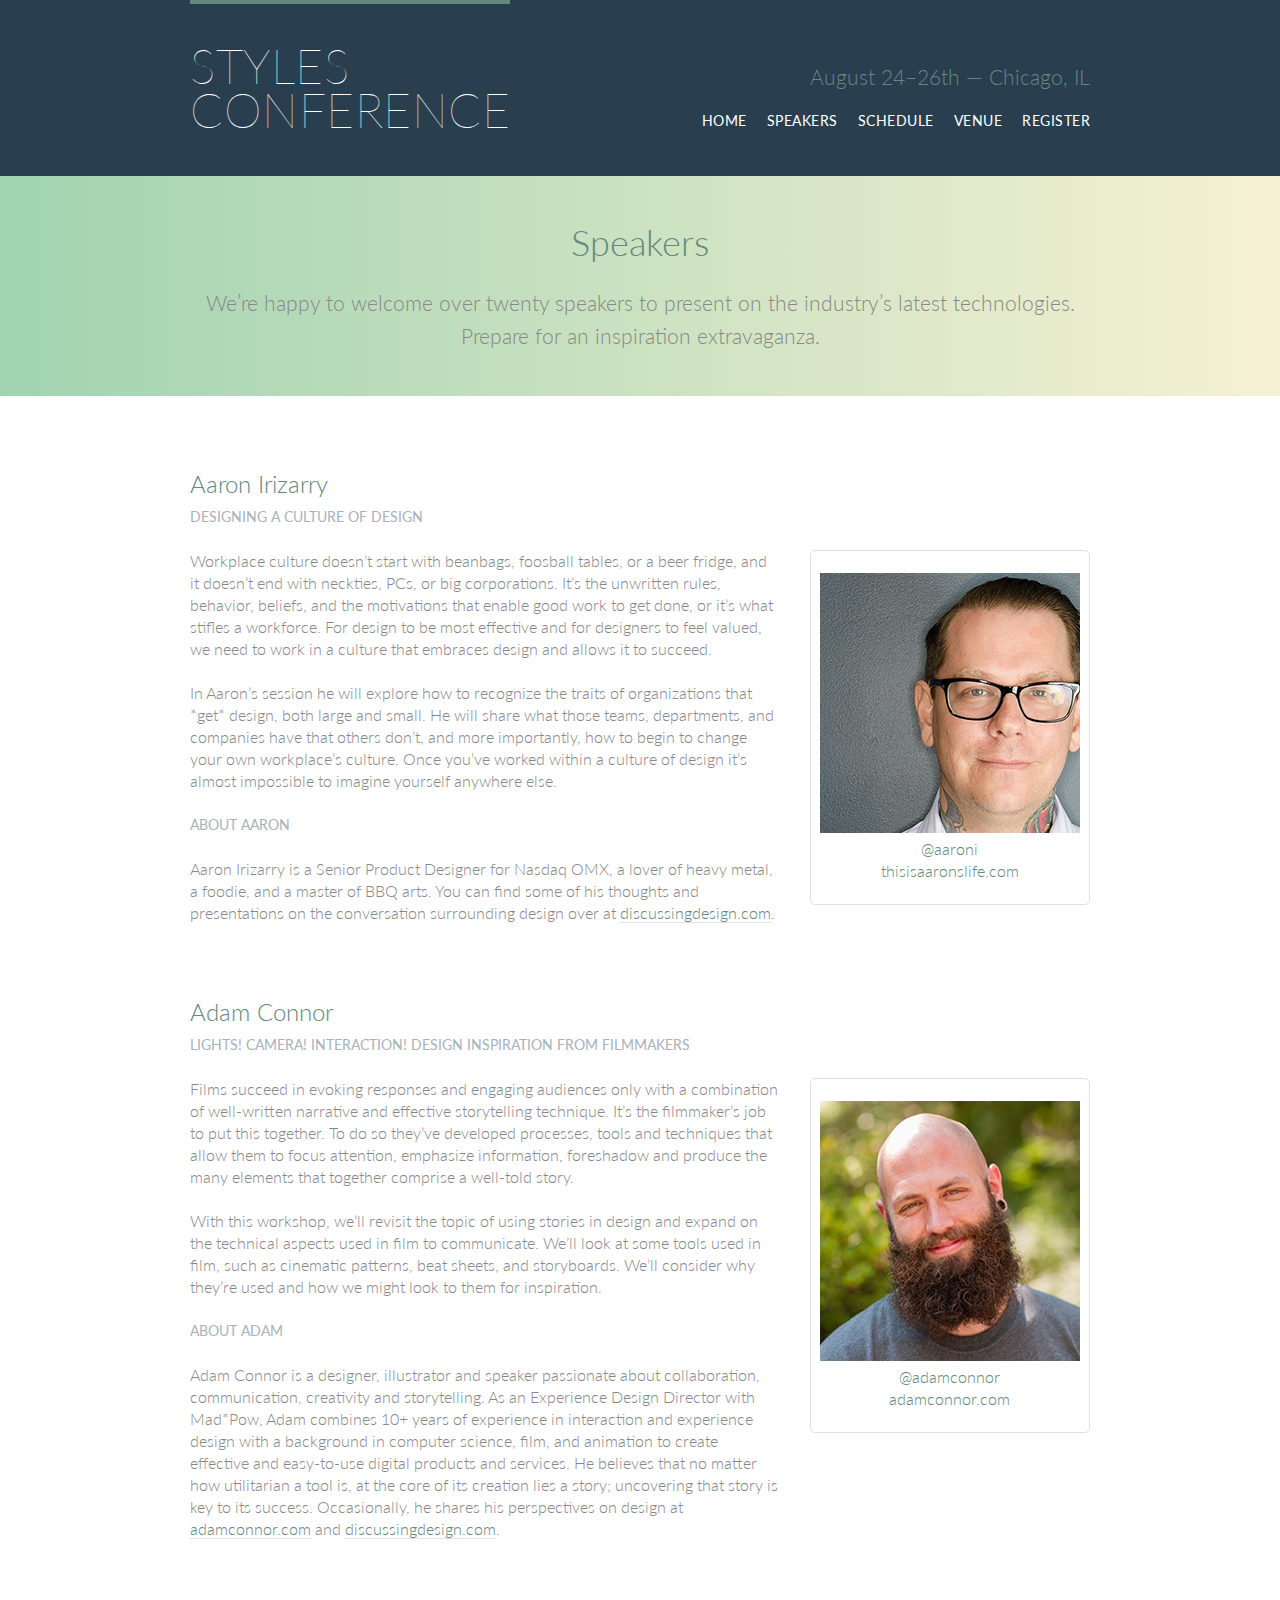
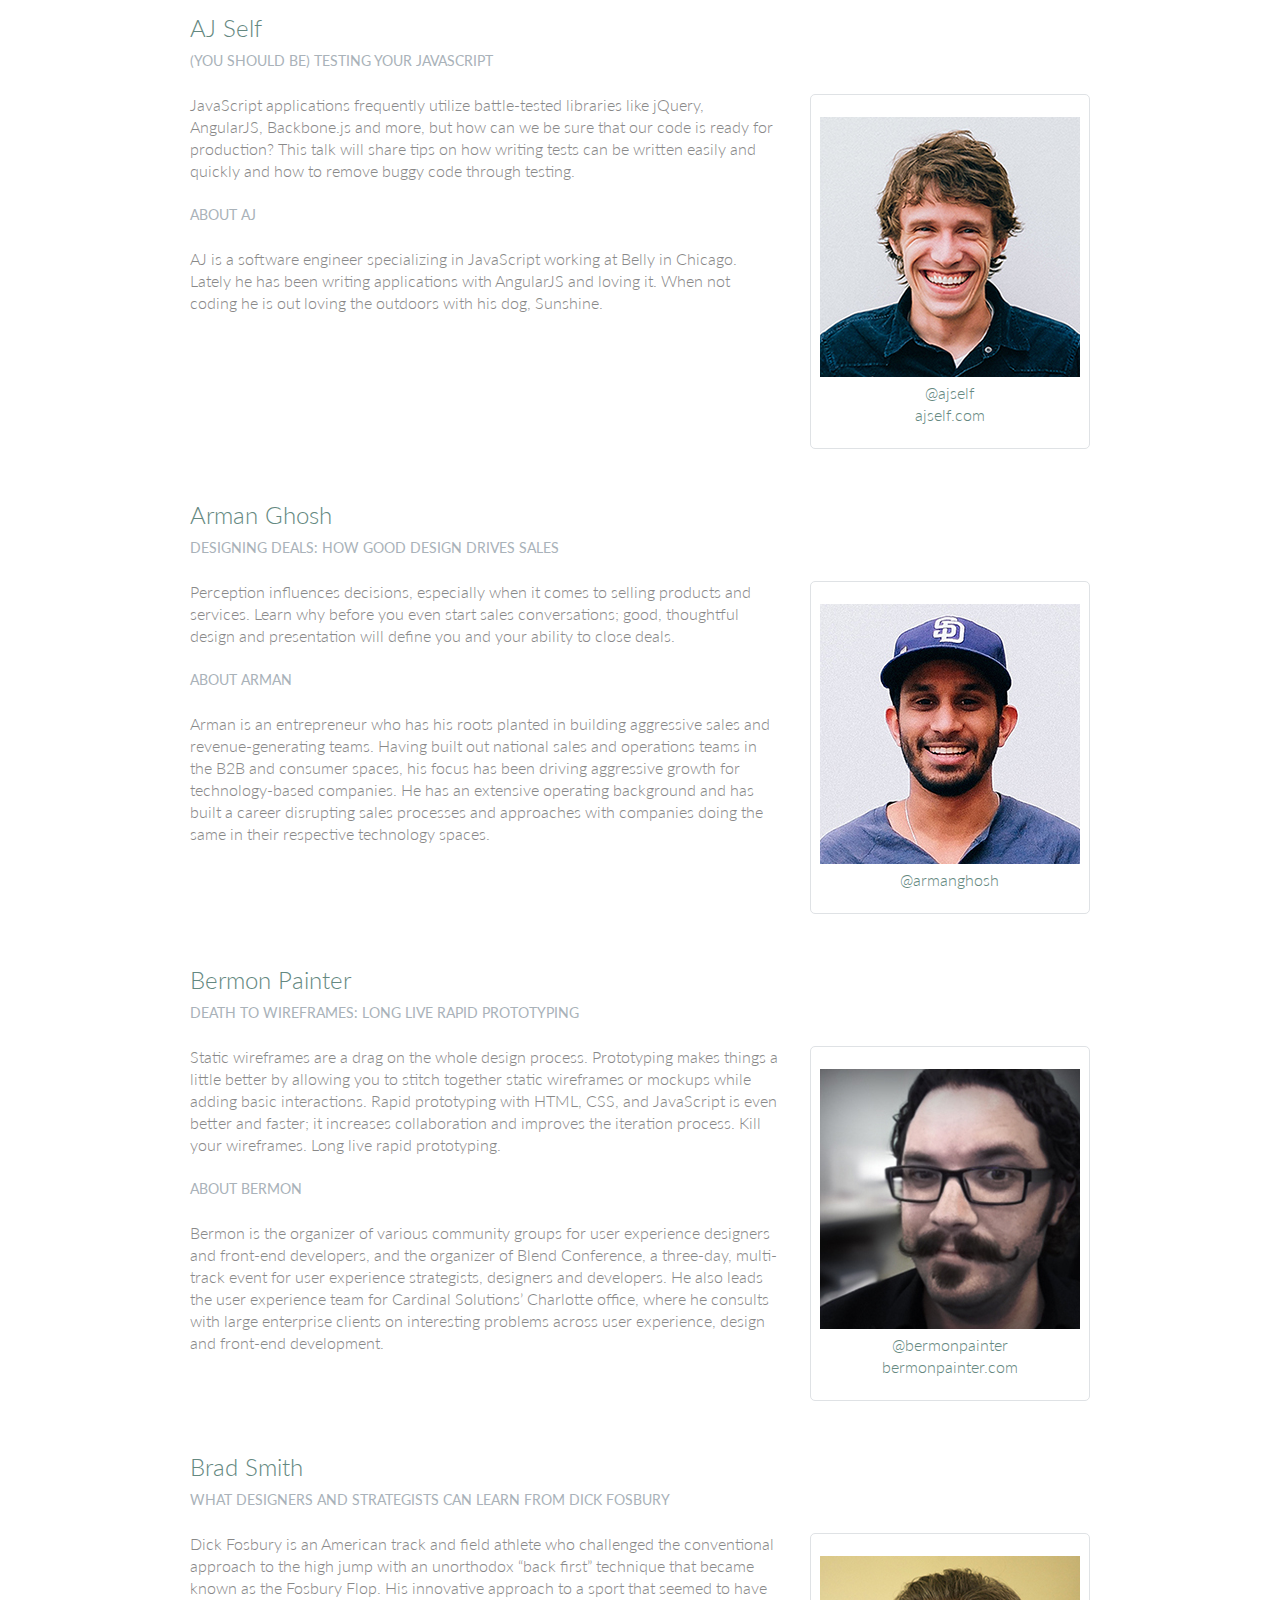
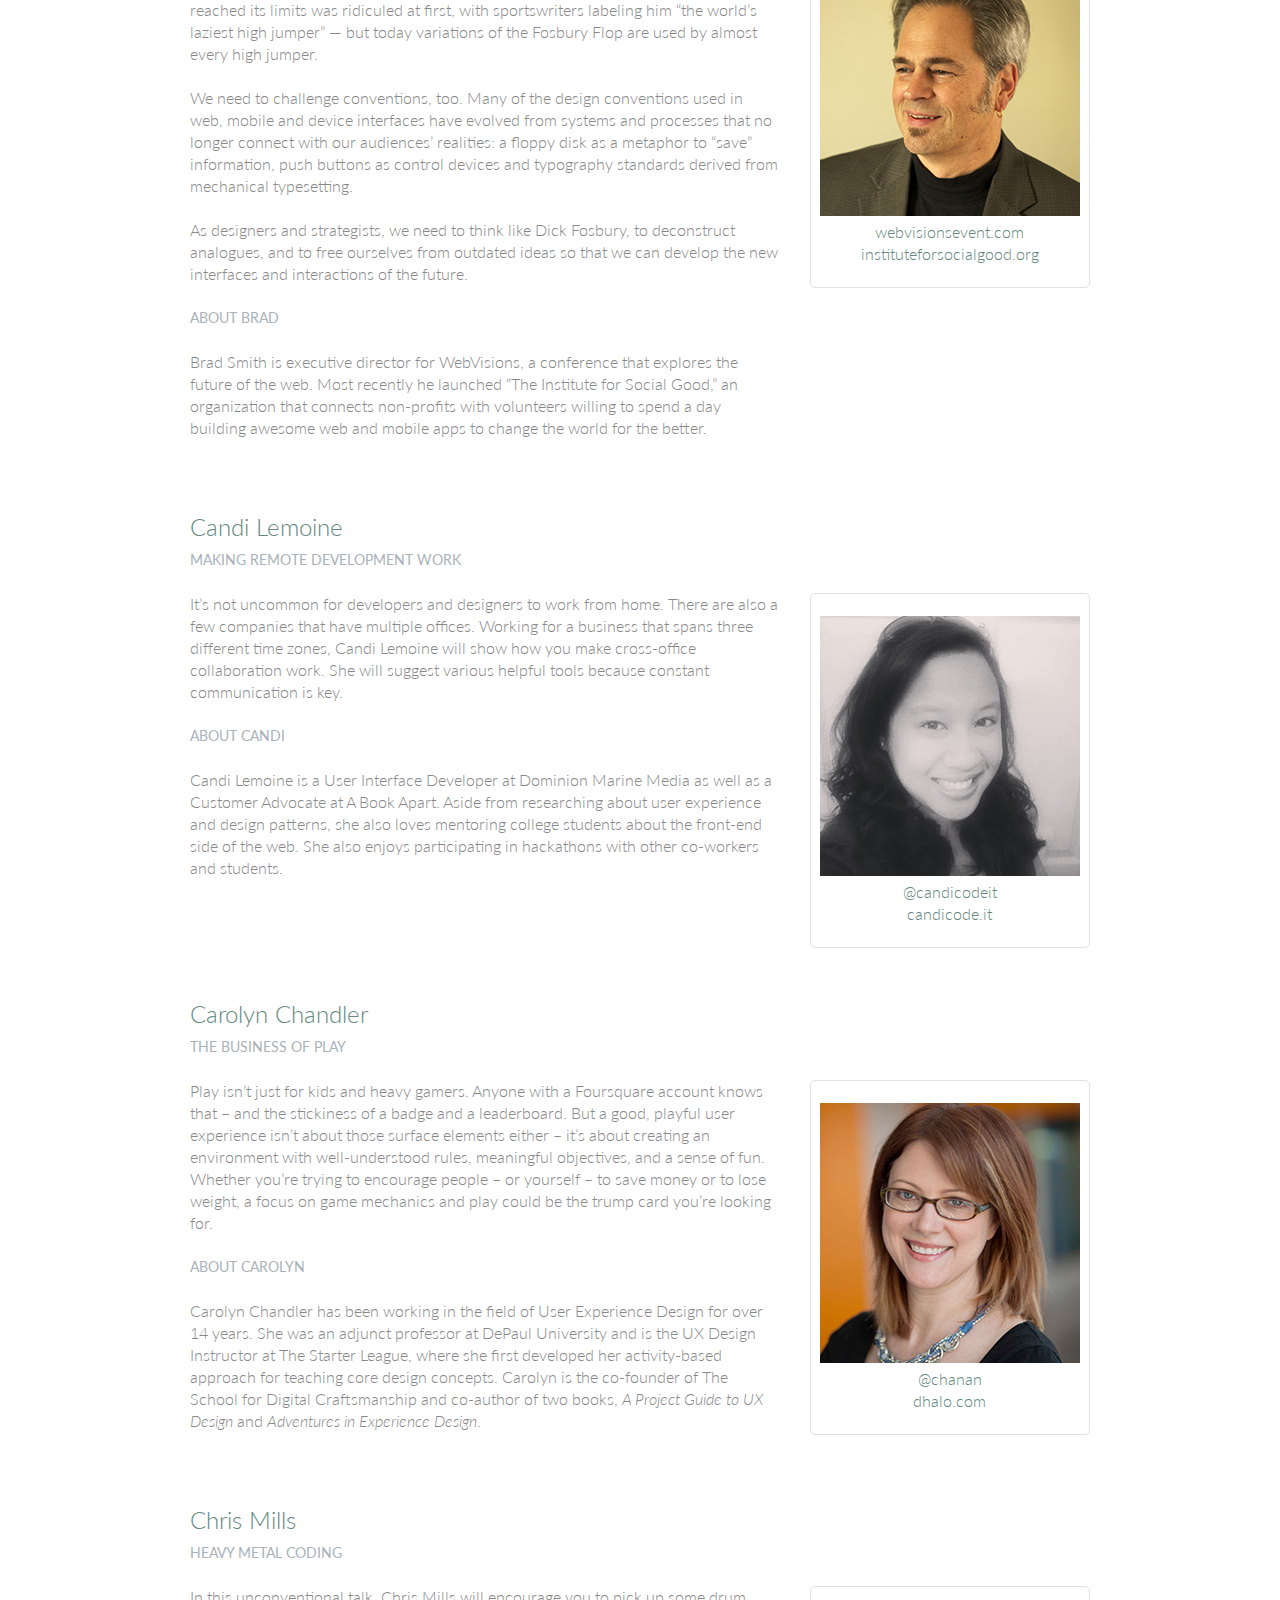
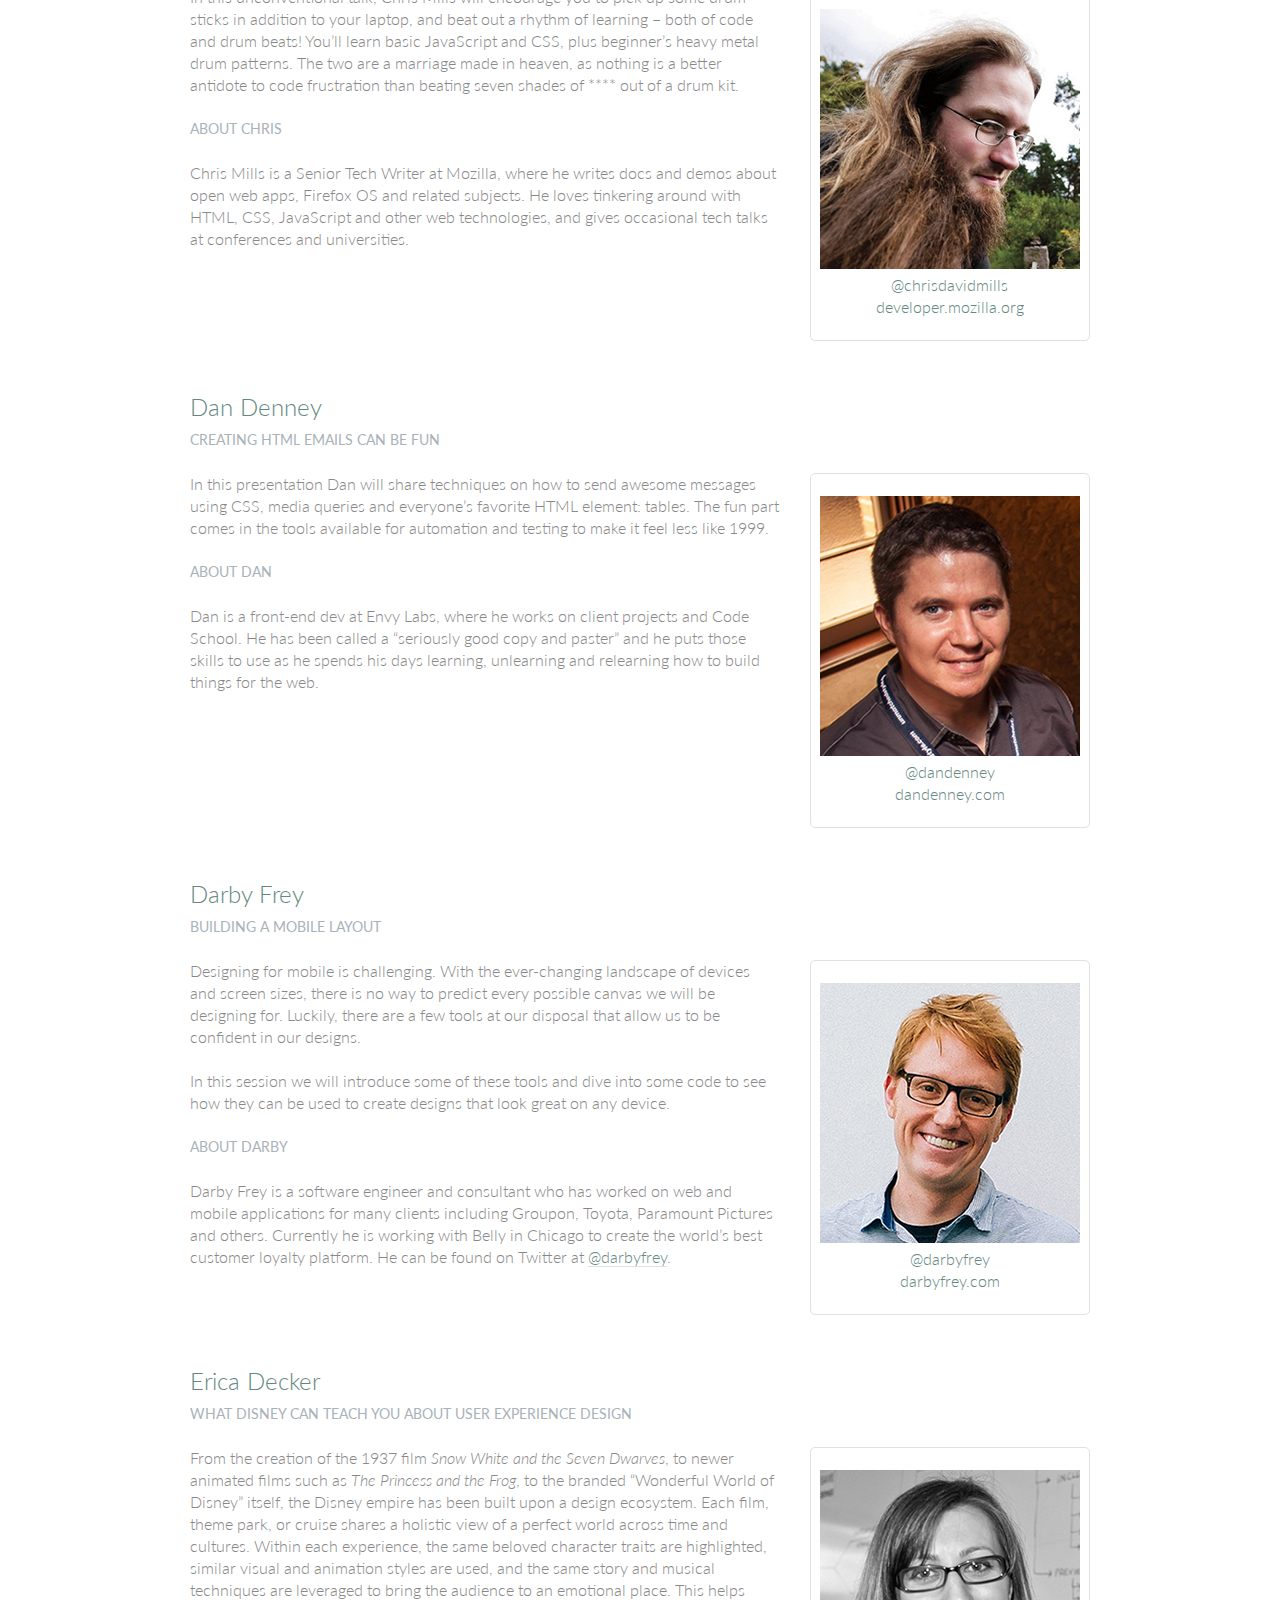
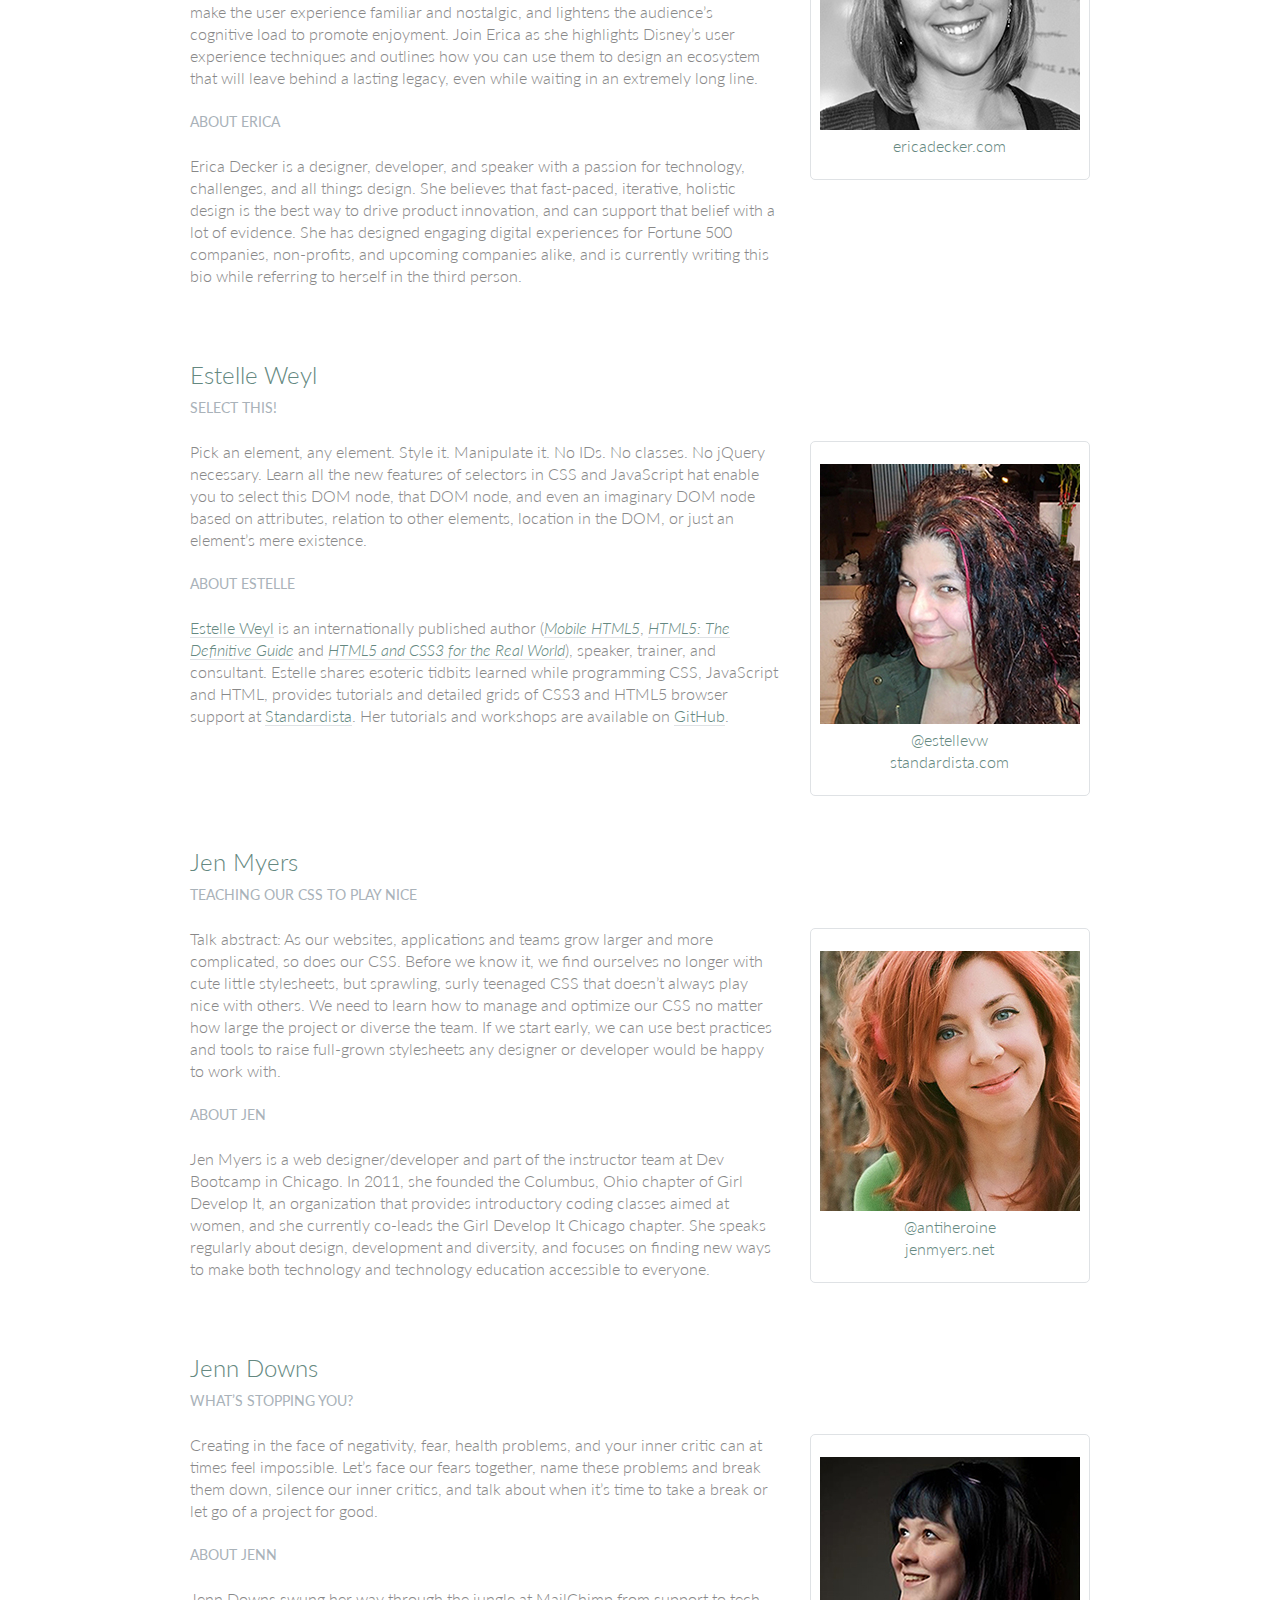
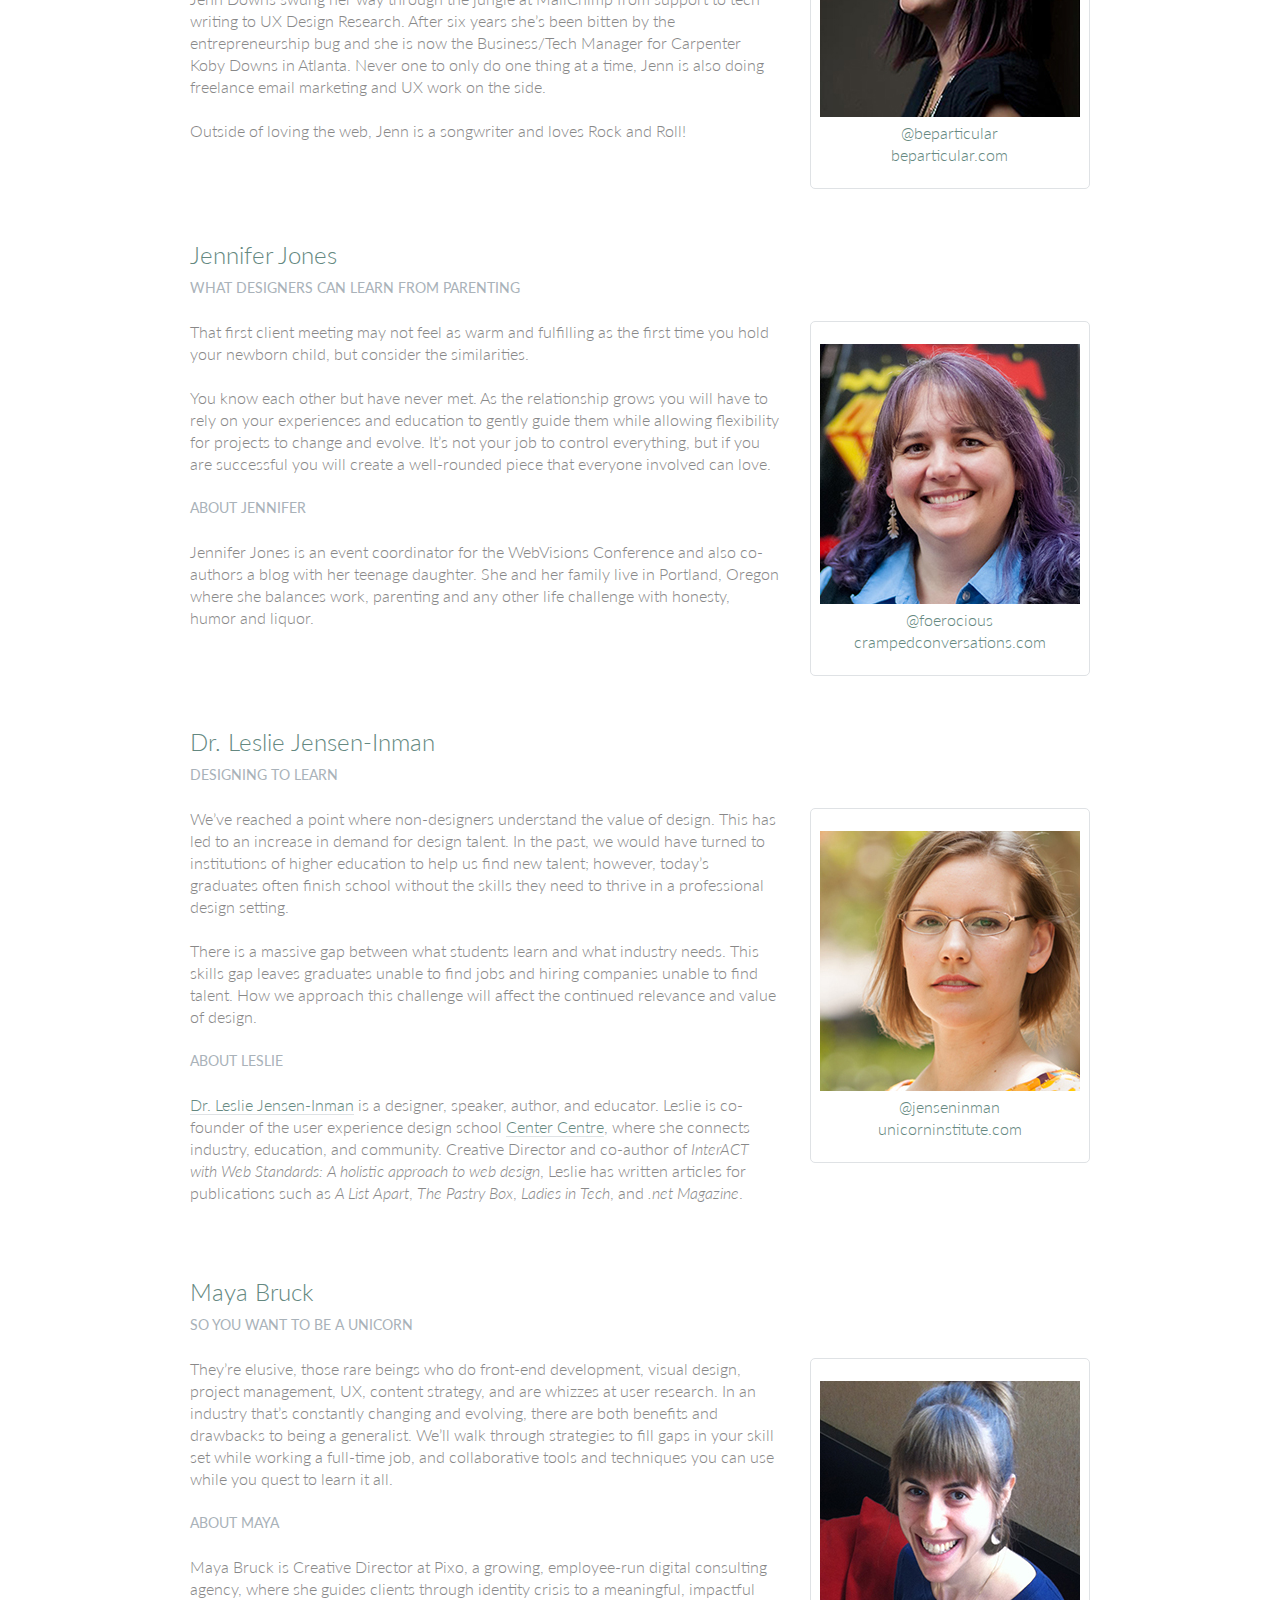
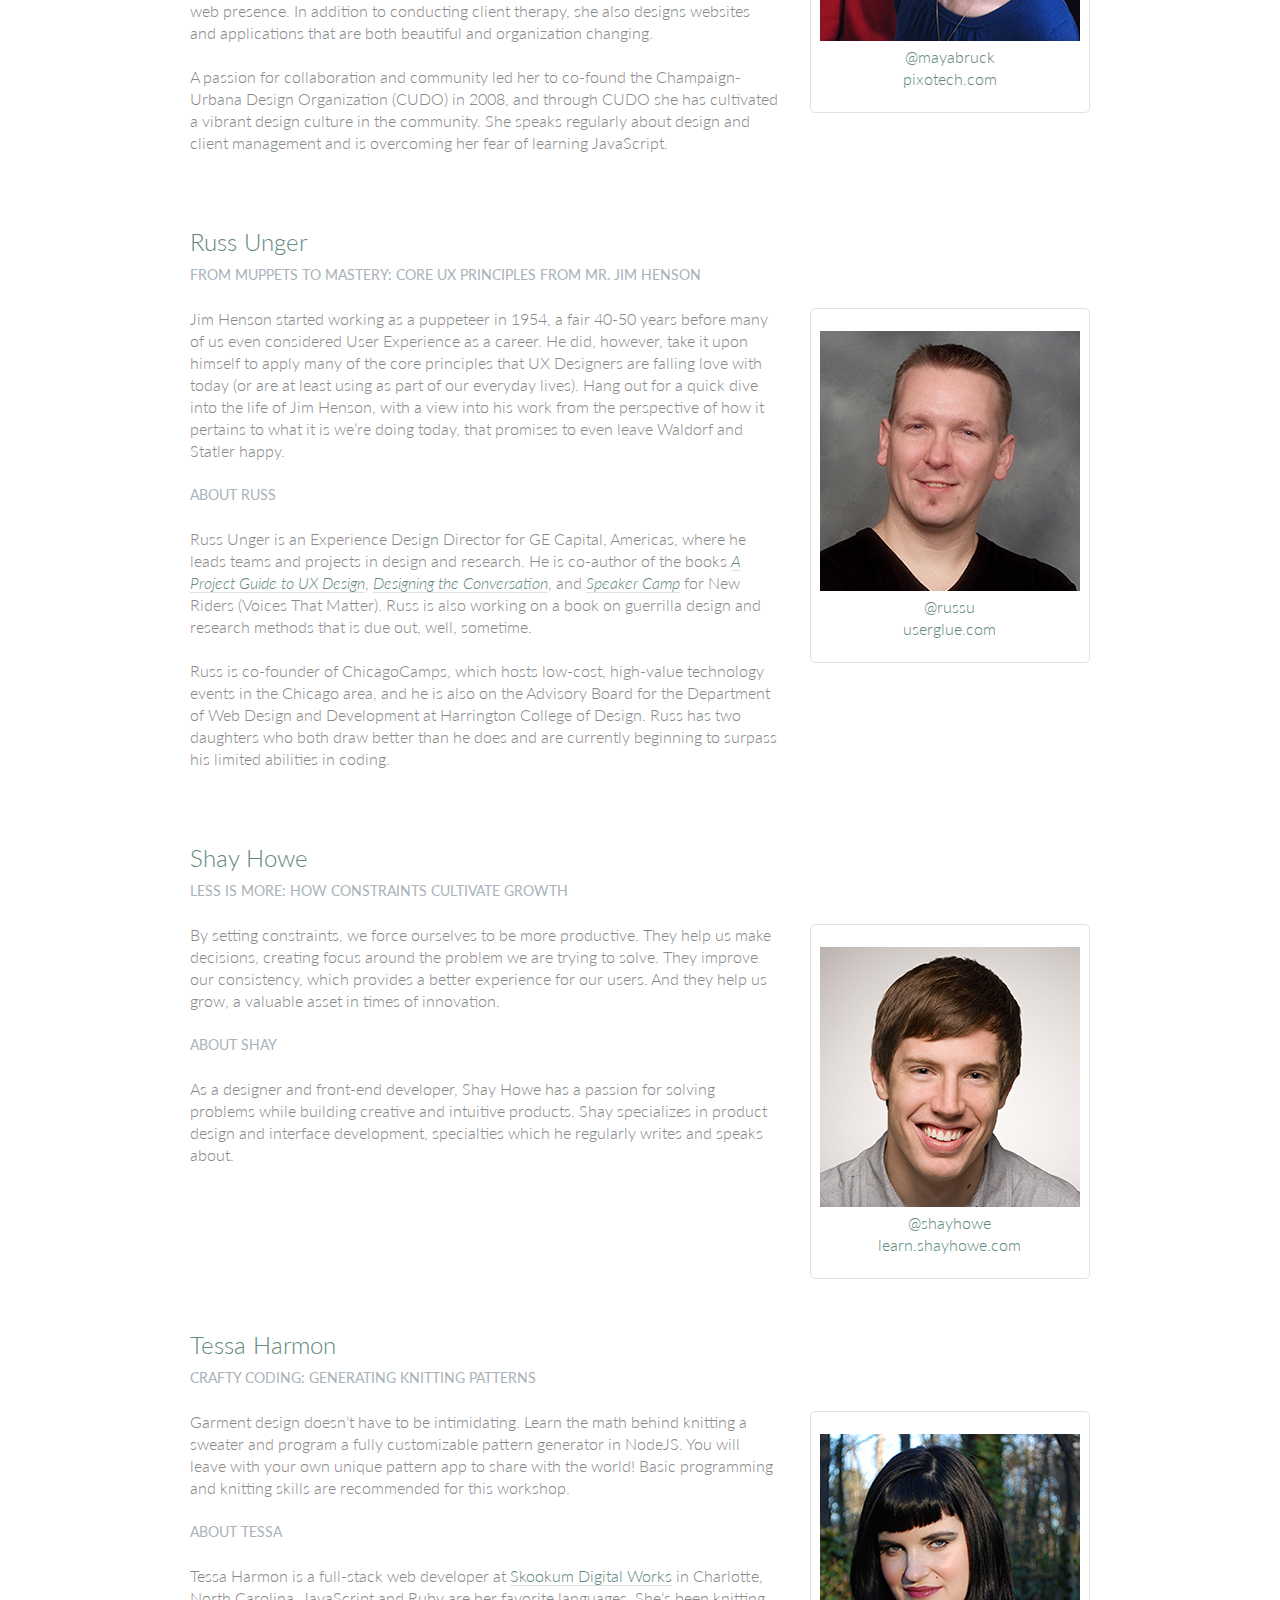
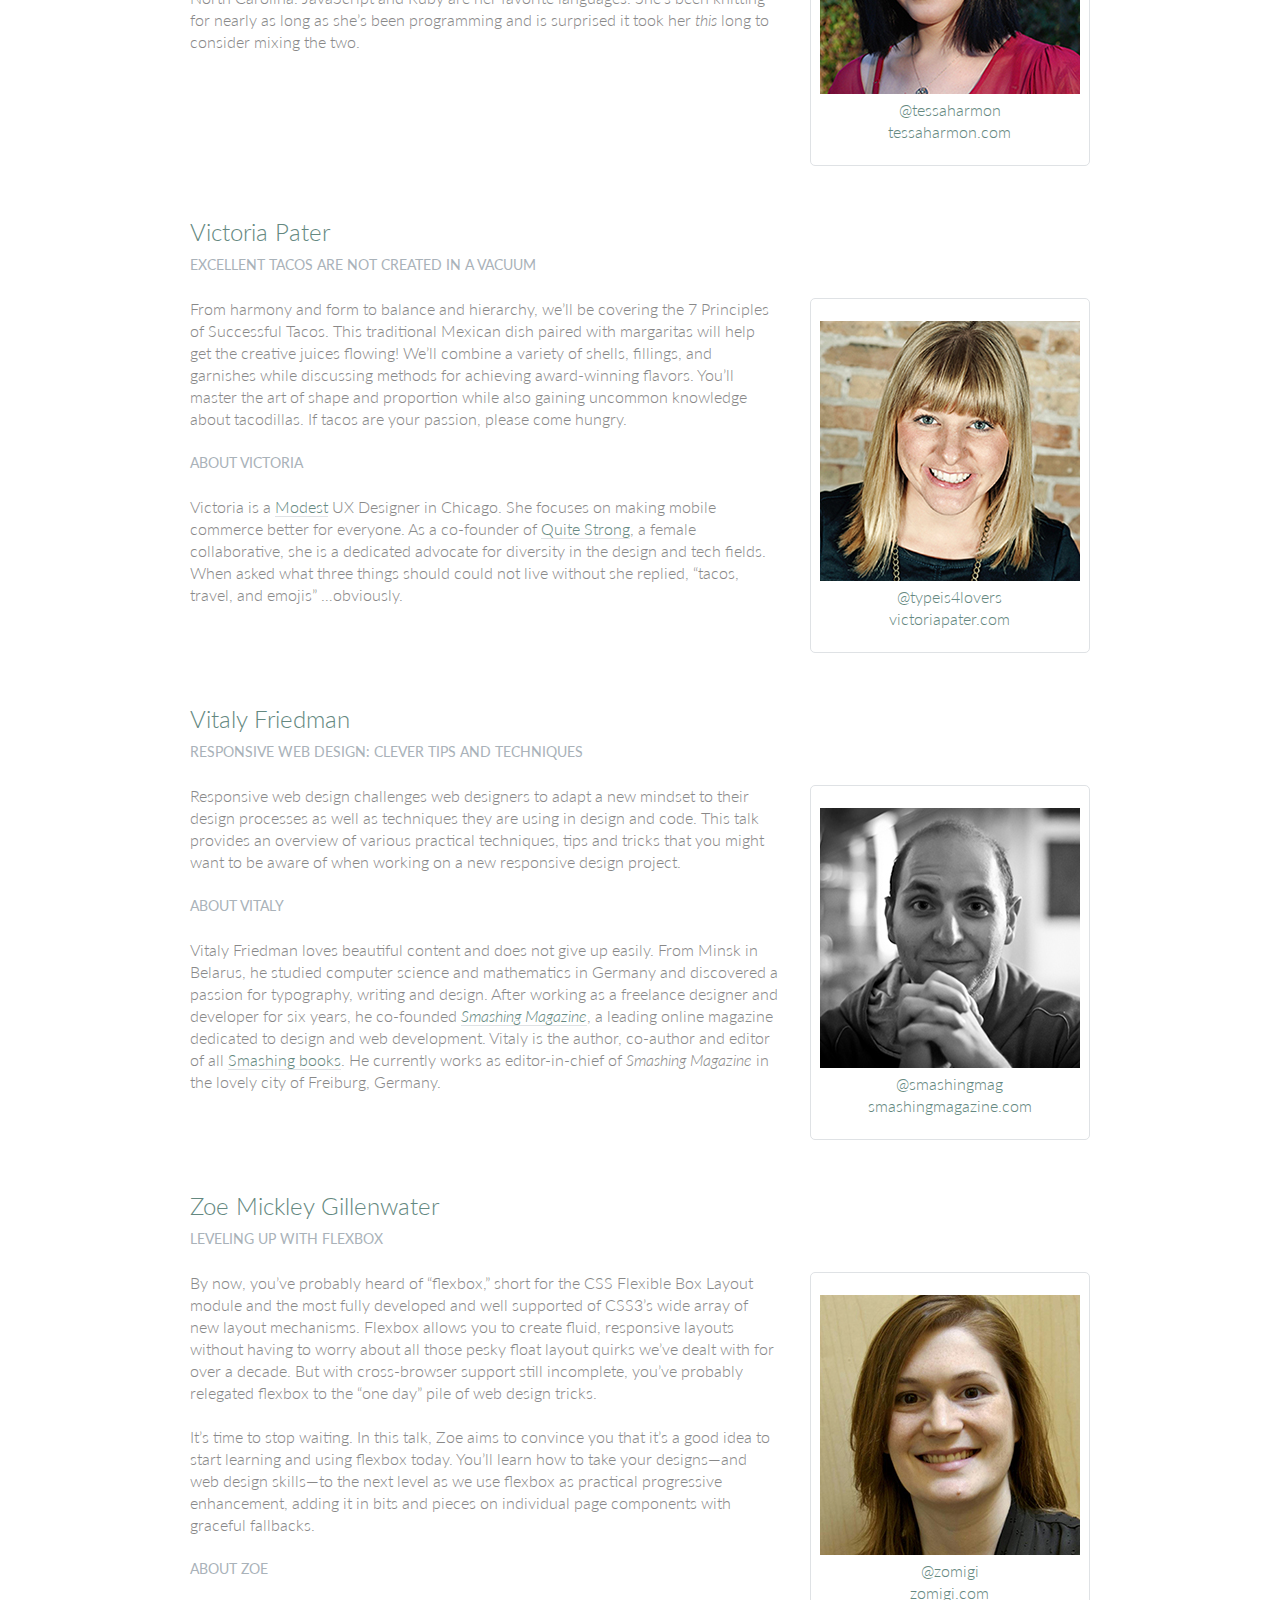
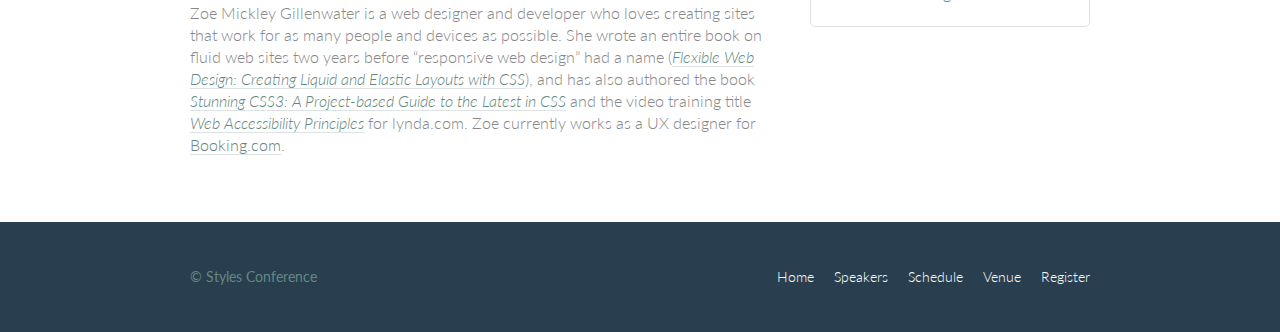
<file: HTML and CSS course/building-your-first-web-page/speakers.html>
<!DOCTYPE html>
<html lang="en">

  <head>
    <meta charset="utf-8">
    <title>Speakers - Styles Conference</title>
    <link rel="stylesheet" href="assets/stylesheets/main.css">
    <link rel="stylesheet" href="http://fonts.googleapis.com/css?family=Lato:100,300,400">
  </head>

  <body>

    <!-- Header -->

    <header class="primary-header container group">

      <h1 class="logo">
        <a href="index.html">Styles <br> Conference</a>
      </h1>

      <h3 class="tagline">August 24&ndash;26th &mdash; Chicago, IL</h3>

      <nav class="nav primary-nav">
        <ul>
          <li><a href="index.html">Home</a></li><!--
          --><li><a href="speakers.html">Speakers</a></li><!--
          --><li><a href="schedule.html">Schedule</a></li><!--
          --><li><a href="venue.html">Venue</a></li><!--
          --><li><a href="register.html">Register</a></li>
        </ul>
      </nav>

    </header>

    <!-- Lead -->

    <section class="row-alt">
      <div class="lead container">

        <h1>Speakers</h1>

        <p>We&#8217;re happy to welcome over twenty speakers to present on the industry&#8217;s latest technologies. Prepare for an inspiration extravaganza.</p>

      </div>
    </section>

    <!-- Main content -->

    <section class="row">
      <div class="grid">

        <!-- Aaron Irizarry -->

        <section class="speaker" id="aaron-irizarry">

          <div class="col-2-3">

            <h2>Aaron Irizarry</h2>
            <h5>Designing a Culture of Design</h5>

            <p>Workplace culture doesn&#8217;t start with beanbags, foosball tables, or a beer fridge, and it doesn&#8217;t end with neckties, PCs, or big corporations. It&#8217;s the unwritten rules, behavior, beliefs, and the motivations that enable good work to get done, or it&#8217;s what stifles a workforce. For design to be most effective and for designers to feel valued, we need to work in a culture that embraces design and allows it to succeed.</p>

            <p>In Aaron&#8217;s session he will explore how to recognize the traits of organizations that *get* design, both large and small. He will share what those teams, departments, and companies have that others don&#8217;t, and more importantly, how to begin to change your own workplace&#8217;s culture. Once you&#8217;ve worked within a culture of design it&#8217;s almost impossible to imagine yourself anywhere else.</p>

            <h5>About Aaron</h5>

            <p>Aaron Irizarry is a Senior Product Designer for Nasdaq OMX, a lover of heavy metal, a foodie, and a master of BBQ arts. You can find some of his thoughts and presentations on the conversation surrounding design over at <a href="http://www.discussingdesign.com/">discussingdesign.com</a>.</p>

          </div><!--

          --><aside class="col-1-3">
            <div class="speaker-info">

              <img src="assets/images/speakers/aaron-irizarry.jpg" alt="Aaron Irizarry">

              <ul>
                <li><a href="https://twitter.com/aaroni">@aaroni</a></li>
                <li><a href="http://www.thisisaaronslife.com/">thisisaaronslife.com</a></li>
              </ul>

            </div>
          </aside>

        </section>

        <!-- Adam Connor -->

        <section class="speaker" id="adam-connor">

          <div class="col-2-3">

            <h2>Adam Connor</h2>
            <h5>Lights! Camera! Interaction! Design Inspiration from Filmmakers</h5>

            <p>Films succeed in evoking responses and engaging audiences only with a combination of well-written narrative and effective storytelling technique. It&#8217;s the filmmaker&#8217;s job to put this together. To do so they&#8217;ve developed processes, tools and techniques that allow them to focus attention, emphasize information, foreshadow and produce the many elements that together comprise a well-told story.</p>

            <p>With this workshop, we&#8217;ll revisit the topic of using stories in design and expand on the technical aspects used in film to communicate. We&#8217;ll look at some tools used in film, such as cinematic patterns, beat sheets, and storyboards. We&#8217;ll consider why they&#8217;re used and how we might look to them for inspiration.</p>

            <h5>About Adam</h5>

            <p>Adam Connor is a designer, illustrator and speaker passionate about collaboration, communication, creativity and storytelling. As an Experience Design Director with Mad*Pow, Adam combines 10+ years of experience in interaction and experience design with a background in computer science, film, and animation to create effective and easy-to-use digital products and services. He believes that no matter how utilitarian a tool is, at the core of its creation lies a story; uncovering that story is key to its success. Occasionally, he shares his perspectives on design at <a href="http://adamconnor.com/">adamconnor.com</a> and <a href="http://www.discussingdesign.com/">discussingdesign.com</a>.</p>

          </div><!--

          --><aside class="col-1-3">
            <div class="speaker-info">

              <img src="assets/images/speakers/adam-connor.jpg" alt="Adam Connor">

              <ul>
                <li><a href="https://twitter.com/adamconnor">@adamconnor</a></li>
                <li><a href="http://adamconnor.com/">adamconnor.com</a></li>
              </ul>

            </div>
          </aside>

        </section>

        <!-- AJ Self -->

        <section class="speaker" id="aj-self">

          <div class="col-2-3">

            <h2>AJ Self</h2>
            <h5>(You Should Be) Testing Your JavaScript</h5>

            <p>JavaScript applications frequently utilize battle-tested libraries like jQuery, AngularJS, Backbone.js and more, but how can we be sure that our code is ready for production? This talk will share tips on how writing tests can be written easily and quickly and how to remove buggy code through testing.</p>

            <h5>About AJ</h5>

            <p>AJ is a software engineer specializing in JavaScript working at Belly in Chicago. Lately he has been writing applications with AngularJS and loving it. When not coding he is out loving the outdoors with his dog, Sunshine.</p>

          </div><!--

          --><aside class="col-1-3">
            <div class="speaker-info">

              <img src="assets/images/speakers/aj-self.jpg" alt="AJ Self">

              <ul>
                <li><a href="https://twitter.com/ajself">@ajself</a></li>
                <li><a href="http://www.ajself.com/">ajself.com</a></li>
              </ul>

            </div>
          </aside>

        </section>

        <!-- Arman Ghosh -->

        <section class="speaker" id="arman-ghosh">

          <div class="col-2-3">

            <h2>Arman Ghosh</h2>
            <h5>Designing Deals: How Good Design Drives Sales</h5>

            <p>Perception influences decisions, especially when it comes to selling products and services. Learn why before you even start sales conversations; good, thoughtful design and presentation will define you and your ability to close deals.</p>

            <h5>About Arman</h5>

            <p>Arman is an entrepreneur who has his roots planted in building aggressive sales and revenue-generating teams. Having built out national sales and operations teams in the B2B and consumer spaces, his focus has been driving aggressive growth for technology-based companies. He has an extensive operating background and has built a career disrupting sales processes and approaches with companies doing the same in their respective technology spaces.</p>

          </div><!--

          --><aside class="col-1-3">
            <div class="speaker-info">

              <img src="assets/images/speakers/arman-ghosh.jpg" alt="Arman Ghosh">

              <ul>
                <li><a href="https://twitter.com/armanghosh">@armanghosh</a></li>
              </ul>

            </div>
          </aside>

        </section>

        <!-- Bermon Painter -->

        <section class="speaker" id="bermon-painter">

          <div class="col-2-3">

            <h2>Bermon Painter</h2>
            <h5>Death to Wireframes: Long Live Rapid Prototyping</h5>

            <p>Static wireframes are a drag on the whole design process. Prototyping makes things a little better by allowing you to stitch together static wireframes or mockups while adding basic interactions. Rapid prototyping with HTML, CSS, and JavaScript is even better and faster; it increases collaboration and improves the iteration process. Kill your wireframes. Long live rapid prototyping.</p>

            <h5>About Bermon</h5>

            <p>Bermon is the organizer of various community groups for user experience designers and front-end developers, and the organizer of Blend Conference, a three-day, multi-track event for user experience strategists, designers and developers. He also leads the user experience team for Cardinal Solutions&#8217; Charlotte office, where he consults with large enterprise clients on interesting problems across user experience, design and front-end development.</p>

          </div><!--

          --><aside class="col-1-3">
            <div class="speaker-info">

              <img src="assets/images/speakers/bermon-painter.jpg" alt="Bermon Painter">

              <ul>
                <li><a href="https://twitter.com/bermonpainter">@bermonpainter</a></li>
                <li><a href="http://bermonpainter.com/">bermonpainter.com</a></li>
              </ul>

            </div>
          </aside>

        </section>

        <!-- Brad Smith -->

        <section class="speaker" id="brad-smith">

          <div class="col-2-3">

            <h2>Brad Smith</h2>
            <h5>What Designers and Strategists Can Learn from Dick Fosbury</h5>

            <p>Dick Fosbury is an American track and field athlete who challenged the conventional approach to the high jump with an unorthodox &#8220;back first&#8221; technique that became known as the Fosbury Flop. His innovative approach to a sport that seemed to have reached its limits was ridiculed at first, with sportswriters labeling him &#8220;the world&#8217;s laziest high jumper&#8221; &#8212; but today variations of the Fosbury Flop are used by almost every high jumper.</p>

            <p>We need to challenge conventions, too. Many of the design conventions used in web, mobile and device interfaces have evolved from systems and processes that no longer connect with our audiences&#8217; realities: a floppy disk as a metaphor to &#8220;save&#8221; information, push buttons as control devices and typography standards derived from mechanical typesetting.</p>

            <p>As designers and strategists, we need to think like Dick Fosbury, to deconstruct analogues, and to free ourselves from outdated ideas so that we can develop the new interfaces and interactions of the future.</p>

            <h5>About Brad</h5>

            <p>Brad Smith is executive director for WebVisions, a conference that explores the future of the web. Most recently he launched &#8220;The Institute for Social Good,&#8221; an organization that connects non-profits with volunteers willing to spend a day building awesome web and mobile apps to change the world for the better.</p>

          </div><!--

          --><aside class="col-1-3">
            <div class="speaker-info">

              <img src="assets/images/speakers/brad-smith.jpg" alt="Brad Smith">

              <ul>
                <li><a href="http://www.webvisionsevent.com/">webvisionsevent.com</a></li>
                <li><a href="http://www.instituteforsocialgood.org/">instituteforsocialgood.org</a></li>
              </ul>

            </div>
          </aside>

        </section>

        <!-- Candi Lemoine -->

        <section class="speaker" id="candi-lemoine">

          <div class="col-2-3">

            <h2>Candi Lemoine</h2>
            <h5>Making Remote Development Work</h5>

            <p>It&#8217;s not uncommon for developers and designers to work from home. There are also a few companies that have multiple offices. Working for a business that spans three different time zones, Candi Lemoine will show how you make cross-office collaboration work. She will suggest various helpful tools because constant communication is key.</p>

            <h5>About Candi</h5>

            <p>Candi Lemoine is a User Interface Developer at Dominion Marine Media as well as a Customer Advocate at A Book Apart. Aside from researching about user experience and design patterns, she also loves mentoring college students about the front-end side of the web. She also enjoys participating in hackathons with other co-workers and students.</p>

          </div><!--

          --><aside class="col-1-3">
            <div class="speaker-info">

              <img src="assets/images/speakers/candi-lemoine.jpg" alt="Candi Lemoine">

              <ul>
                <li><a href="https://twitter.com/candicodeit">@candicodeit</a></li>
                <li><a href="http://candicode.it/">candicode.it</a></li>
              </ul>

            </div>
          </aside>

        </section>

        <!-- Carolyn Chandler -->

        <section class="speaker" id="carolyn-chandler">

          <div class="col-2-3">

            <h2>Carolyn Chandler</h2>
            <h5>The Business of Play</h5>

            <p>Play isn&#8217;t just for kids and heavy gamers. Anyone with a Foursquare account knows that &#8211; and the stickiness of a badge and a leaderboard. But a good, playful user experience isn&#8217;t about those surface elements either &#8211; it&#8217;s about creating an environment with well-understood rules, meaningful objectives, and a sense of fun. Whether you&#8217;re trying to encourage people &#8211; or yourself &#8211; to save money or to lose weight, a focus on game mechanics and play could be the trump card you&#8217;re looking for.</p>

            <h5>About Carolyn</h5>

            <p>Carolyn Chandler has been working in the field of User Experience Design for over 14 years. She was an adjunct professor at DePaul University and is the UX Design Instructor at The Starter League, where she first developed her activity-based approach for teaching core design concepts. Carolyn is the co-founder of The School for Digital Craftsmanship and co-author of two books, <cite>A Project Guide to UX Design</cite> and <cite>Adventures in Experience Design</cite>.</p>

          </div><!--

          --><aside class="col-1-3">
            <div class="speaker-info">

              <img src="assets/images/speakers/carolyn-chandler.jpg" alt="Carolyn Chandler">

              <ul>
                <li><a href="https://twitter.com/chanan">@chanan</a></li>
                <li><a href="http://www.dhalo.com/">dhalo.com</a></li>
              </ul>

            </div>
          </aside>

        </section>

        <!-- Chris Mills -->

        <section class="speaker" id="chris-mills">

          <div class="col-2-3">

            <h2>Chris Mills</h2>
            <h5>Heavy Metal Coding</h5>

            <p>In this unconventional talk, Chris Mills will encourage you to pick up some drum sticks in addition to your laptop, and beat out a rhythm of learning &#8211; both of code and drum beats! You&#8217;ll learn basic JavaScript and CSS, plus beginner&#8217;s heavy metal drum patterns. The two are a marriage made in heaven, as nothing is a better antidote to code frustration than beating seven shades of **** out of a drum kit.</p>

            <h5>About Chris</h5>

            <p>Chris Mills is a Senior Tech Writer at Mozilla, where he writes docs and demos about open web apps, Firefox OS and related subjects. He loves tinkering around with HTML, CSS, JavaScript and other web technologies, and gives occasional tech talks at conferences and universities.</p>

          </div><!--

          --><aside class="col-1-3">
            <div class="speaker-info">

              <img src="assets/images/speakers/chris-mills.jpg" alt="Chris Mills">

              <ul>
                <li><a href="https://twitter.com/chrisdavidmills">@chrisdavidmills</a></li>
                <li><a href="https://developer.mozilla.org/">developer.mozilla.org</a></li>
              </ul>

            </div>
          </aside>

        </section>

        <!-- Dan Denney -->

        <section class="speaker" id="dan-denney">

          <div class="col-2-3">

            <h2>Dan Denney</h2>
            <h5>Creating HTML Emails Can Be Fun</h5>

            <p>In this presentation Dan will share techniques on how to send awesome messages using CSS, media queries and everyone&#8217;s favorite HTML element: tables. The fun part comes in the tools available for automation and testing to make it feel less like 1999.</p>

            <h5>About Dan</h5>

            <p>Dan is a front-end dev at Envy Labs, where he works on client projects and Code School. He has been called a &#8220;seriously good copy and paster&#8221; and he puts those skills to use as he spends his days learning, unlearning and relearning how to build things for the web.</p>

          </div><!--

          --><aside class="col-1-3">
            <div class="speaker-info">

              <img src="assets/images/speakers/dan-denney.jpg" alt="Dan Denney">

              <ul>
                <li><a href="https://twitter.com/dandenney">@dandenney</a></li>
                <li><a href="http://dandenney.com/">dandenney.com</a></li>
              </ul>

            </div>
          </aside>

        </section>

        <!-- Darby Frey -->

        <section class="speaker" id="darby-frey">

          <div class="col-2-3">

            <h2>Darby Frey</h2>
            <h5>Building a Mobile Layout</h5>

            <p>Designing for mobile is challenging. With the ever-changing landscape of devices and screen sizes, there is no way to predict every possible canvas we will be designing for. Luckily, there are a few tools at our disposal that allow us to be confident in our designs.</p>

            <p>In this session we will introduce some of these tools and dive into some code to see how they can be used to create designs that look great on any device.</p>

            <h5>About Darby</h5>

            <p>Darby Frey is a software engineer and consultant who has worked on web and mobile applications for many clients including Groupon, Toyota, Paramount Pictures and others. Currently he is working with Belly in Chicago to create the world&#8217;s best customer loyalty platform. He can be found on Twitter at <a href="https://twitter.com/darbyfrey">@darbyfrey</a>.</p>

          </div><!--

          --><aside class="col-1-3">
            <div class="speaker-info">

              <img src="assets/images/speakers/darby-frey.jpg" alt="Darby Frey">

              <ul>
                <li><a href="https://twitter.com/darbyfrey">@darbyfrey</a></li>
                <li><a href="http://darbyfrey.com/">darbyfrey.com</a></li>
              </ul>

            </div>
          </aside>

        </section>

        <!-- Erica Decker -->

        <section class="speaker" id="erica-decker">

          <div class="col-2-3">

            <h2>Erica Decker</h2>
            <h5>What Disney Can Teach You about User Experience Design</h5>

            <p>From the creation of the 1937 film <cite>Snow White and the Seven Dwarves</cite>, to newer animated films such as <cite>The Princess and the Frog</cite>, to the branded &#8220;Wonderful World of Disney&#8221; itself, the Disney empire has been built upon a design ecosystem. Each film, theme park, or cruise shares a holistic view of a perfect world across time and cultures. Within each experience, the same beloved character traits are highlighted, similar visual and animation styles are used, and the same story and musical techniques are leveraged to bring the audience to an emotional place. This helps make the user experience familiar and nostalgic, and lightens the audience&#8217;s cognitive load to promote enjoyment. Join Erica as she highlights Disney&#8217;s user experience techniques and outlines how you can use them to design an ecosystem that will leave behind a lasting legacy, even while waiting in an extremely long line.</p>

            <h5>About Erica</h5>

            <p>Erica Decker is a designer, developer, and speaker with a passion for technology, challenges, and all things design. She believes that fast-paced, iterative, holistic design is the best way to drive product innovation, and can support that belief with a lot of evidence. She has designed engaging digital experiences for Fortune 500 companies, non-profits, and upcoming companies alike, and is currently writing this bio while referring to herself in the third person.</p>

          </div><!--

          --><aside class="col-1-3">
            <div class="speaker-info">

              <img src="assets/images/speakers/erica-decker.jpg" alt="Erica Decker">

              <ul>
                <li><a href="http://ericadecker.com/">ericadecker.com</a></li>
              </ul>

            </div>
          </aside>

        </section>

        <!-- Estelle Weyl -->

        <section class="speaker" id="estelle-weyl">

          <div class="col-2-3">

            <h2>Estelle Weyl</h2>
            <h5>Select This!</h5>

            <p>Pick an element, any element. Style it. Manipulate it. No IDs. No classes. No jQuery necessary. Learn all the new features of selectors in CSS and JavaScript hat enable you to select this DOM node, that DOM node, and even an imaginary DOM node based on attributes, relation to other elements, location in the DOM, or just an element&#8217;s mere existence.</p>

            <h5>About Estelle</h5>

            <p><a href="https://twitter.com/estellevw">Estelle Weyl</a> is an internationally published author (<cite><a href="http://shop.oreilly.com/product/0636920021711.do">Mobile HTML5</a></cite>, <cite><a href="http://shop.oreilly.com/product/0636920018063.do">HTML5: The Definitive Guide</a></cite> and <cite><a href="http://shop.oreilly.com/product/9780980846904.do">HTML5 and CSS3 for the Real World</a></cite>), speaker, trainer, and consultant. Estelle shares esoteric tidbits learned while programming CSS, JavaScript and HTML, provides tutorials and detailed grids of CSS3 and HTML5 browser support at <a href="http://www.standardista.com/">Standardista</a>. Her tutorials and workshops are available on <a href="http://estelle.github.io/">GitHub</a>.</p>

          </div><!--

          --><aside class="col-1-3">
            <div class="speaker-info">

              <img src="assets/images/speakers/estelle-weyl.jpg" alt="Estelle Weyl">

              <ul>
                <li><a href="https://twitter.com/estellevw">@estellevw</a></li>
                <li><a href="http://standardista.com/">standardista.com</a></li>
              </ul>

            </div>
          </aside>

        </section>

        <!-- Jen Myers -->

        <section class="speaker" id="jen-myers">

          <div class="col-2-3">

            <h2>Jen Myers</h2>
            <h5>Teaching Our CSS to Play Nice</h5>

            <p>Talk abstract: As our websites, applications and teams grow larger and more complicated, so does our CSS. Before we know it, we find ourselves no longer with cute little stylesheets, but sprawling, surly teenaged CSS that doesn&#8217;t always play nice with others. We need to learn how to manage and optimize our CSS no matter how large the project or diverse the team. If we start early, we can use best practices and tools to raise full-grown stylesheets any designer or developer would be happy to work with.</p>

            <h5>About Jen</h5>

            <p>Jen Myers is a web designer/developer and part of the instructor team at Dev Bootcamp in Chicago. In 2011, she founded the Columbus, Ohio chapter of Girl Develop It, an organization that provides introductory coding classes aimed at women, and she currently co-leads the Girl Develop It Chicago chapter. She speaks regularly about design, development and diversity, and focuses on finding new ways to make both technology and technology education accessible to everyone.</p>

          </div><!--

          --><aside class="col-1-3">
            <div class="speaker-info">

              <img src="assets/images/speakers/jen-myers.jpg" alt="Jen Myers">

              <ul>
                <li><a href="https://twitter.com/antiheroine">@antiheroine</a></li>
                <li><a href="http://jenmyers.net/">jenmyers.net</a></li>
              </ul>

            </div>
          </aside>

        </section>

        <!-- Jenn Downs -->

        <section class="speaker" id="jenn-downs">

          <div class="col-2-3">

            <h2>Jenn Downs</h2>
            <h5>What&#8217;s Stopping You?</h5>

            <p>Creating in the face of negativity, fear, health problems, and your inner critic can at times feel impossible. Let&#8217;s face our fears together, name these problems and break them down, silence our inner critics, and talk about when it&#8217;s time to take a break or let go of a project for good.</p>

            <h5>About Jenn</h5>

            <p>Jenn Downs swung her way through the jungle at MailChimp from support to tech writing to UX Design Research. After six years she&#8217;s been bitten by the entrepreneurship bug and she is now the Business/Tech Manager for Carpenter Koby Downs in Atlanta. Never one to only do one thing at a time, Jenn is also doing freelance email marketing and UX work on the side.</p>

            <p>Outside of loving the web, Jenn is a songwriter and loves Rock and Roll!</p>

          </div><!--

          --><aside class="col-1-3">
            <div class="speaker-info">

              <img src="assets/images/speakers/jenn-downs.jpg" alt="Jenn Downs">

              <ul>
                <li><a href="https://twitter.com/beparticular">@beparticular</a></li>
                <li><a href="http://beparticular.com/">beparticular.com</a></li>
              </ul>

            </div>
          </aside>

        </section>

        <!-- Jennifer Jones -->

        <section class="speaker" id="jennifer-jones">

          <div class="col-2-3">

            <h2>Jennifer Jones</h2>
            <h5>What Designers Can Learn from Parenting</h5>

            <p>That first client meeting may not feel as warm and fulfilling as the first time you hold your newborn child, but consider the similarities.</p>

            <p>You know each other but have never met. As the relationship grows you will have to rely on your experiences and education to gently guide them while allowing flexibility for projects to change and evolve. It&#8217;s not your job to control everything, but if you are successful you will create a well-rounded piece that everyone involved can love.</p>

            <h5>About Jennifer</h5>

            <p>Jennifer Jones is an event coordinator for the WebVisions Conference and also co-authors a blog with her teenage daughter. She and her family live in Portland, Oregon where she balances work, parenting and any other life challenge with honesty, humor and liquor.</p>

          </div><!--

          --><aside class="col-1-3">
            <div class="speaker-info">

              <img src="assets/images/speakers/jennifer-jones.jpg" alt="Jennifer Jones">

              <ul>
                <li><a href="https://twitter.com/Foerocious">@foerocious</a></li>
                <li><a href="http://crampedconversations.com/">crampedconversations.com</a></li>
              </ul>

            </div>
          </aside>

        </section>

        <!-- Leslie Jensen-Inman -->

        <section class="speaker" id="leslie-jensen-inman">

          <div class="col-2-3">

            <h2>Dr. Leslie Jensen-Inman</h2>
            <h5>Designing to Learn</h5>

            <p>We&#8217;ve reached a point where non-designers understand the value of design. This has led to an increase in demand for design talent. In the past, we would have turned to institutions of higher education to help us find new talent; however, today&#8217;s graduates often finish school without the skills they need to thrive in a professional design setting.</p>

            <p>There is a massive gap between what students learn and what industry needs. This skills gap leaves graduates unable to find jobs and hiring companies unable to find talent. How we approach this challenge will affect the continued relevance and value of design.</p>

            <h5>About Leslie</h5>

            <p><a href="http://www.jenseninman.com">Dr. Leslie Jensen-Inman</a> is a designer, speaker, author, and educator. Leslie is co-founder of the user experience design school <a href="http://www.centercentre.com">Center Centre</a>, where she connects industry, education, and community. Creative Director and co-author of <cite>InterACT with Web Standards: A holistic approach to web design</cite>, Leslie has written articles for publications such as <cite>A List Apart</cite>, <cite>The Pastry Box</cite>, <cite>Ladies in Tech</cite>, and <cite>.net Magazine</cite>.</p>

          </div><!--

          --><aside class="col-1-3">
            <div class="speaker-info">

              <img src="assets/images/speakers/leslie-jensen-inman.jpg" alt="Leslie Jensen-Inman">

              <ul>
                <li><a href="https://twitter.com/jenseninman">@jenseninman</a></li>
                <li><a href="http://unicorninstitute.com/">unicorninstitute.com</a></li>
              </ul>

            </div>
          </aside>

        </section>

        <!-- Maya Bruck -->

        <section class="speaker" id="maya-bruck">

          <div class="col-2-3">

            <h2>Maya Bruck</h2>
            <h5>So You Want to Be a Unicorn</h5>

            <p>They&#8217;re elusive, those rare beings who do front-end development, visual design, project management, UX, content strategy, and are whizzes at user research. In an industry that&#8217;s constantly changing and evolving, there are both benefits and drawbacks to being a generalist. We&#8217;ll walk through strategies to fill gaps in your skill set while working a full-time job, and collaborative tools and techniques you can use while you quest to learn it all.</p>

            <h5>About Maya</h5>

            <p>Maya Bruck is Creative Director at Pixo, a growing, employee-run digital consulting agency, where she guides clients through identity crisis to a meaningful, impactful web presence. In addition to conducting client therapy, she also designs websites and applications that are both beautiful and organization changing.</p>

            <p>A passion for collaboration and community led her to co-found the Champaign-Urbana Design Organization (CUDO) in 2008, and through CUDO she has cultivated a vibrant design culture in the community. She speaks regularly about design and client management and is overcoming her fear of learning JavaScript.</p>

          </div><!--

          --><aside class="col-1-3">
            <div class="speaker-info">

              <img src="assets/images/speakers/maya-bruck.jpg" alt="Maya Bruck">

              <ul>
                <li><a href="https://twitter.com/mayabruck">@mayabruck</a></li>
                <li><a href="http://pixotech.com/">pixotech.com</a></li>
              </ul>

            </div>
          </aside>

        </section>

        <!-- Russ Unger -->

        <section class="speaker" id="russ-unger">

          <div class="col-2-3">

            <h2>Russ Unger</h2>
            <h5>From Muppets to Mastery: Core UX Principles from Mr. Jim Henson</h5>

            <p>Jim Henson started working as a puppeteer in 1954, a fair 40-50 years before many of us even considered User Experience as a career. He did, however, take it upon himself to apply many of the core principles that UX Designers are falling love with today (or are at least using as part of our everyday lives). Hang out for a quick dive into the life of Jim Henson, with a view into his work from the perspective of how it pertains to what it is we&#8217;re doing today, that promises to even leave Waldorf and Statler happy.</p>

            <h5>About Russ</h5>

            <p>Russ Unger is an Experience Design Director for GE Capital, Americas, where he leads teams and projects in design and research. He is co-author of the books <cite><a href="http://projectuxd.com/">A Project Guide to UX Design</a></cite>, <cite><a href="http://www.designingtheconversation.com/">Designing the Conversation</a></cite>, and <cite><a href="http://speakercampbook.com/">Speaker Camp</a></cite> for New Riders (Voices That Matter). Russ is also working on a book on guerrilla design and research methods that is due out, well, sometime.</p>

            <p>Russ is co-founder of ChicagoCamps, which hosts low-cost, high-value technology events in the Chicago area, and he is also on the Advisory Board for the Department of Web Design and Development at Harrington College of Design. Russ has two daughters who both draw better than he does and are currently beginning to surpass his limited abilities in coding.</p>

          </div><!--

          --><aside class="col-1-3">
            <div class="speaker-info">

              <img src="assets/images/speakers/russ-unger.jpg" alt="Russ Unger">

              <ul>
                <li><a href="https://twitter.com/russu">@russu</a></li>
                <li><a href="http://www.userglue.com/">userglue.com</a></li>
              </ul>

            </div>
          </aside>

        </section>

        <!-- Shay Howe -->

        <section class="speaker" id="shay-howe">

          <div class="col-2-3">

            <h2>Shay Howe</h2>
            <h5>Less Is More: How Constraints Cultivate Growth</h5>

            <p>By setting constraints, we force ourselves to be more productive. They help us make decisions, creating focus around the problem we are trying to solve. They improve our consistency, which provides a better experience for our users. And they help us grow, a valuable asset in times of innovation.</p>

            <h5>About Shay</h5>

            <p>As a designer and front-end developer, Shay Howe has a passion for solving problems while building creative and intuitive products. Shay specializes in product design and interface development, specialties which he regularly writes and speaks about.</p>

          </div><!--

          --><aside class="col-1-3">
            <div class="speaker-info">

              <img src="assets/images/speakers/shay-howe.jpg" alt="Shay Howe">

              <ul>
                <li><a href="https://twitter.com/shayhowe">@shayhowe</a></li>
                <li><a href="http://learn.shayhowe.com/">learn.shayhowe.com</a></li>
              </ul>

            </div>
          </aside>

        </section>

        <!-- Tessa Harmon -->

        <section class="speaker" id="tessa-harmon">

          <div class="col-2-3">

            <h2>Tessa Harmon</h2>
            <h5>Crafty Coding: Generating Knitting Patterns</h5>

            <p>Garment design doesn&#8217;t have to be intimidating. Learn the math behind knitting a sweater and program a fully customizable pattern generator in NodeJS. You will leave with your own unique pattern app to share with the world! Basic programming and knitting skills are recommended for this workshop.</p>

            <h5>About Tessa</h5>

            <p>Tessa Harmon is a full-stack web developer at <a href="http://www.skookum.com/">Skookum Digital Works</a> in Charlotte, North Carolina. JavaScript and Ruby are her favorite languages. She&#8217;s been knitting for nearly as long as she&#8217;s been programming and is surprised it took her <em>this</em> long to consider mixing the two.</p>

          </div><!--

          --><aside class="col-1-3">
            <div class="speaker-info">

              <img src="assets/images/speakers/tessa-harmon.jpg" alt="Tessa Harmon">

              <ul>
                <li><a href="https://twitter.com/tessaharmon">@tessaharmon</a></li>
                <li><a href="http://tessaharmon.com/">tessaharmon.com</a></li>
              </ul>

            </div>
          </aside>

        </section>

        <!-- Victoria Pater -->

        <section class="speaker" id="victoria-pater">

          <div class="col-2-3">

            <h2>Victoria Pater</h2>
            <h5>Excellent Tacos Are Not Created in a Vacuum</h5>

            <p>From harmony and form to balance and hierarchy, we&#8217;ll be covering the 7 Principles of Successful Tacos. This traditional Mexican dish paired with margaritas will help get the creative juices flowing! We&#8217;ll combine a variety of shells, fillings, and garnishes while discussing methods for achieving award-winning flavors. You&#8217;ll master the art of shape and proportion while also gaining uncommon knowledge about tacodillas. If tacos are your passion, please come hungry.</p>

            <h5>About Victoria</h5>

            <p>Victoria is a <a href="http://www.modest.com/">Modest</a> UX Designer in Chicago. She focuses on making mobile commerce better for everyone. As a co-founder of <a href="http://quitestrong.com/">Quite Strong</a>, a female collaborative, she is a dedicated advocate for diversity in the design and tech fields. When asked what three things should could not live without she replied, &#8220;tacos, travel, and emojis&#8221; &#8230;obviously.</p>

          </div><!--

          --><aside class="col-1-3">
            <div class="speaker-info">

              <img src="assets/images/speakers/victoria-pater.jpg" alt="Victoria Pater">

              <ul>
                <li><a href="https://twitter.com/typeis4lovers">@typeis4lovers</a></li>
                <li><a href="http://victoriapater.com/">victoriapater.com</a></li>
              </ul>

            </div>
          </aside>

        </section>

        <!-- Vitaly Friedman -->

        <section class="speaker" id="vitaly-friedman">

          <div class="col-2-3">

            <h2>Vitaly Friedman</h2>
            <h5>Responsive Web Design: Clever Tips and Techniques</h5>

            <p>Responsive web design challenges web designers to adapt a new mindset to their design processes as well as techniques they are using in design and code. This talk provides an overview of various practical techniques, tips and tricks that you might want to be aware of when working on a new responsive design project.</p>

            <h5>About Vitaly</h5>

            <p>Vitaly Friedman loves beautiful content and does not give up easily. From Minsk in Belarus, he studied computer science and mathematics in Germany and discovered a passion for typography, writing and design. After working as a freelance designer and developer for six years, he co-founded <cite><a href="http://smashingmagazine.com/">Smashing Magazine</a></cite>, a leading online magazine dedicated to design and web development. Vitaly is the author, co-author and editor of all <a href="https://shop.smashingmagazine.com">Smashing books</a>. He currently works as editor-in-chief of <cite>Smashing Magazine</cite> in the lovely city of Freiburg, Germany.</p>

          </div><!--

          --><aside class="col-1-3">
            <div class="speaker-info">

              <img src="assets/images/speakers/vitaly-friedman.jpg" alt="Vitaly Friedman">

              <ul>
                <li><a href="https://twitter.com/smashingmag">@smashingmag</a></li>
                <li><a href="http://smashingmagazine.com/">smashingmagazine.com</a></li>
              </ul>

            </div>
          </aside>

        </section>

        <!-- Zoe Mickley Gillenwater -->

        <section id="zoe-mickley-gillenwater">

          <div class="col-2-3">

            <h2>Zoe Mickley Gillenwater</h2>
            <h5>Leveling Up with Flexbox</h5>

            <p>By now, you&#8217;ve probably heard of &#8220;flexbox,&#8221; short for the CSS Flexible Box Layout module and the most fully developed and well supported of CSS3&#8217;s wide array of new layout mechanisms. Flexbox allows you to create fluid, responsive layouts without having to worry about all those pesky float layout quirks we&#8217;ve dealt with for over a decade. But with cross-browser support still incomplete, you&#8217;ve probably relegated flexbox to the &#8220;one day&#8221; pile of web design tricks.</p>

            <p>It&#8217;s time to stop waiting. In this talk, Zoe aims to convince you that it&#8217;s a good idea to start learning and using flexbox today. You&#8217;ll learn how to take your designs—and web design skills—to the next level as we use flexbox as practical progressive enhancement, adding it in bits and pieces on individual page components with graceful fallbacks.</p>

            <h5>About Zoe</h5>

            <p>Zoe Mickley Gillenwater is a web designer and developer who loves creating sites that work for as many people and devices as possible. She wrote an entire book on fluid web sites two years before &#8220;responsive web design&#8221; had a name (<cite><a href="http://www.flexiblewebbook.com/">Flexible Web Design: Creating Liquid and Elastic Layouts with CSS</a></cite>), and has also authored the book <cite><a href="http://www.stunningcss3.com/">Stunning CSS3: A Project-based Guide to the Latest in CSS</a></cite> and the video training title <cite><a href="http://zomigi.com/publications/#pub-accessibility">Web Accessibility Principles</a></cite> for lynda.com. Zoe currently works as a UX designer for <a href="http://www.booking.com/">Booking.com</a>.</p>

          </div><!--

          --><aside class="col-1-3">
            <div class="speaker-info">

              <img src="assets/images/speakers/zoe-mickley-gillenwater.jpg" alt="Zoe Mickley Gillenwater">

              <ul>
                <li><a href="https://twitter.com/zomigi">@zomigi</a></li>
                <li><a href="http://zomigi.com/">zomigi.com</a></li>
              </ul>

            </div>
          </aside>

        </section>

      </div>
    </section>

    <!-- Footer -->

    <footer class="primary-footer container group">

      <small>&copy; Styles Conference</small>

      <nav class="nav">
        <ul>
          <li><a href="index.html">Home</a></li><!--
          --><li><a href="speakers.html">Speakers</a></li><!--
          --><li><a href="schedule.html">Schedule</a></li><!--
          --><li><a href="venue.html">Venue</a></li><!--
          --><li><a href="register.html">Register</a></li>
        </ul>
      </nav>

    </footer>

  </body>
</html>
</file>
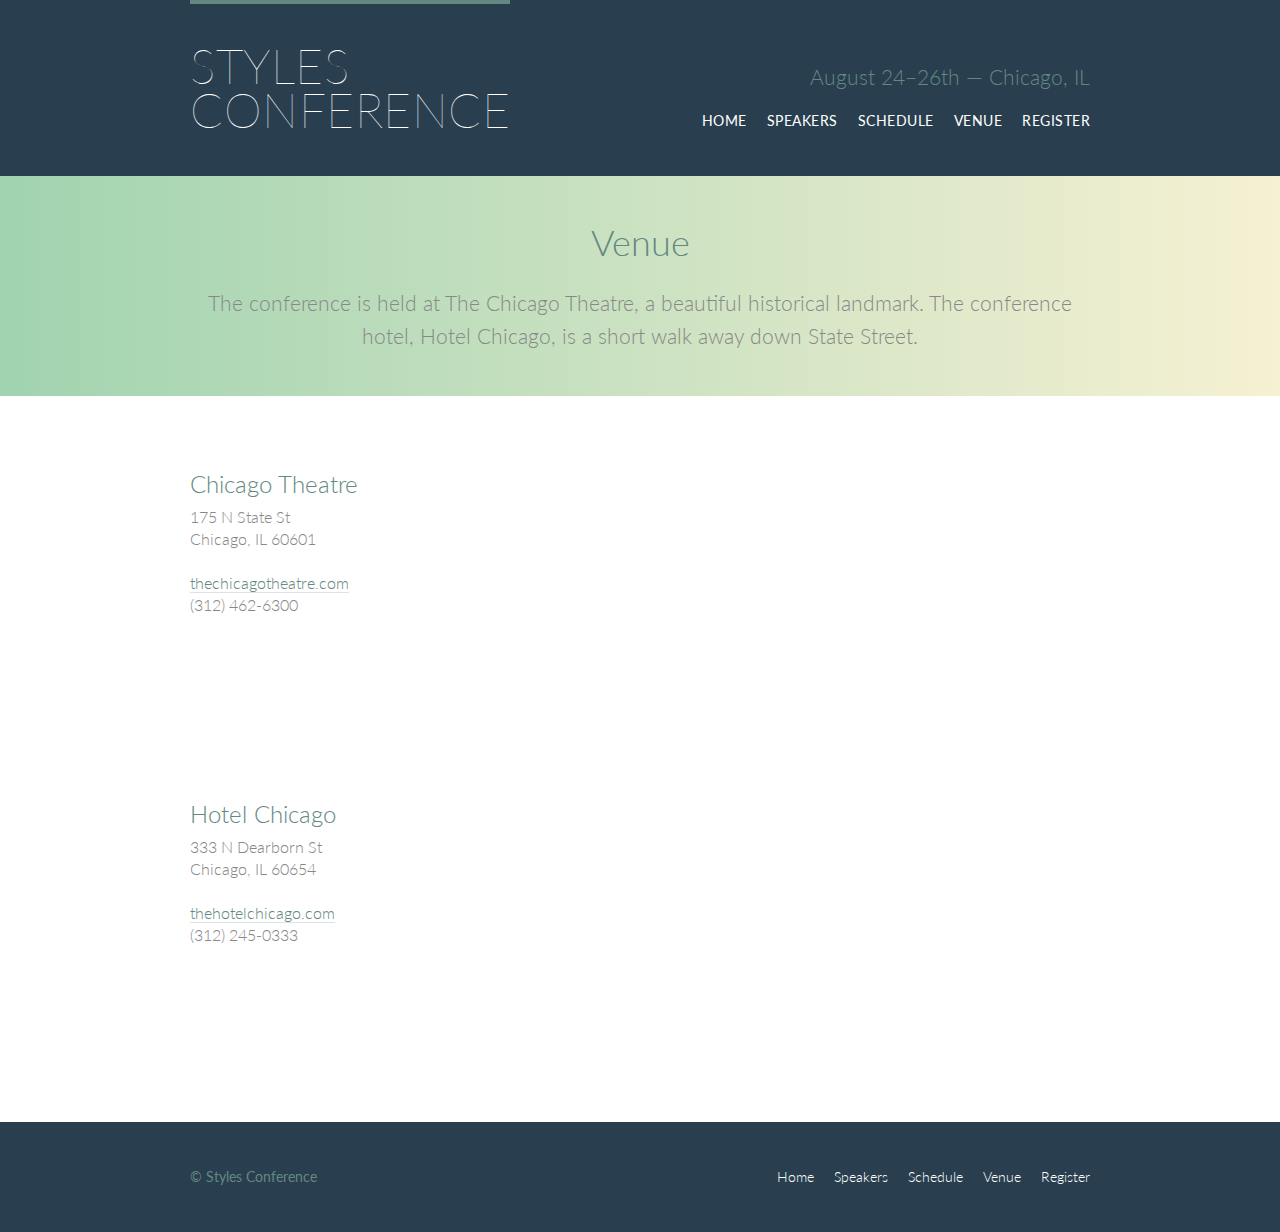
<file: HTML and CSS course/building-your-first-web-page/venue.html>
<!DOCTYPE html>
<html lang="en">

  <head>
    <meta charset="utf-8">
    <title>Venue - Styles Conference</title>
    <link rel="stylesheet" href="assets/stylesheets/main.css">
    <link rel="stylesheet" href="http://fonts.googleapis.com/css?family=Lato:100,300,400">
  </head>

  <body>

    <!-- Header -->

    <header class="primary-header container group">

      <h1 class="logo">
        <a href="index.html">Styles <br> Conference</a>
      </h1>

      <h3 class="tagline">August 24&ndash;26th &mdash; Chicago, IL</h3>

      <nav class="nav primary-nav">
        <ul>
          <li><a href="index.html">Home</a></li><!--
          --><li><a href="speakers.html">Speakers</a></li><!--
          --><li><a href="schedule.html">Schedule</a></li><!--
          --><li><a href="venue.html">Venue</a></li><!--
          --><li><a href="register.html">Register</a></li>
        </ul>
      </nav>

    </header>

    <!-- Lead -->

    <section class="row-alt">
      <div class="lead container">

        <h1>Venue</h1>

        <p>The conference is held at The Chicago Theatre, a beautiful historical landmark. The conference hotel, Hotel Chicago, is a short walk away down State Street.</p>

      </div>
    </section>

    <!-- Main content -->

    <section class="row">
      <div class="grid">

        <!-- Chicago Theatre -->

        <section class="venue-theatre">

          <div class="col-1-3">
            <h2>Chicago Theatre</h2>
            <p>175 N State St <br> Chicago, IL 60601</p>
            <p><a href="http://www.thechicagotheatre.com/">thechicagotheatre.com</a> <br> (312) 462-6300</p>
          </div><!--

          --><iframe class="venue-map col-2-3" src="https://www.google.com/maps/embed?pb=!1m5!3m3!1m2!1s0x880e2ca55810a493%3A0x4700ddf60fcbfad6!2schicago+theatre!5e0!3m2!1sen!2sus!4v1388701393606"></iframe>

        </section>

        <!-- Hotel Chicago -->

        <section class="venue-hotel">

          <div class="col-1-3">
            <h2>Hotel Chicago</h2>
            <p>333 N Dearborn St <br> Chicago, IL 60654</p>
            <p><a href="http://thehotelchicago.com/">thehotelchicago.com</a> <br> (312) 245-0333</p>
          </div><!--

          --><iframe class="venue-map col-2-3" src="https://www.google.com/maps/embed?pb=!1m5!3m3!1m2!1s0x880e2cb1da049173%3A0xa5c91d255a775f0b!2sHotel+Sax+Chicago%2C+North+Dearborn+Street%2C+Chicago%2C+IL!5e0!3m2!1sen!2sus!4v1388702493978"></iframe>

        </section>

      </div>
    </section>

    <!-- Footer -->

    <footer class="primary-footer container group">

      <small>&copy; Styles Conference</small>

      <nav class="nav">
        <ul>
          <li><a href="index.html">Home</a></li><!--
          --><li><a href="speakers.html">Speakers</a></li><!--
          --><li><a href="schedule.html">Schedule</a></li><!--
          --><li><a href="venue.html">Venue</a></li><!--
          --><li><a href="register.html">Register</a></li>
        </ul>
      </nav>

    </footer>

  </body>
</html>
</file>
<file: HTML and CSS course/building-your-first-web-page/assets/stylesheets/main.css>
/* http://meyerweb.com/eric/tools/css/reset/
   v2.0 | 20110126
   License: none (public domain)
*/

html, body, div, span, applet, object, iframe,
h1, h2, h3, h4, h5, h6, p, blockquote, pre,
a, abbr, acronym, address, big, cite, code,
del, dfn, em, img, ins, kbd, q, s, samp,
small, strike, strong, sub, sup, tt, var,
b, u, i, center,
dl, dt, dd, ol, ul, li,
fieldset, form, label, legend,
table, caption, tbody, tfoot, thead, tr, th, td,
article, aside, canvas, details, embed,
figure, figcaption, footer, header, hgroup,
menu, nav, output, ruby, section, summary,
time, mark, audio, video {
  margin: 0;
  padding: 0;
  border: 0;
  font-size: 100%;
  font: inherit;
  vertical-align: baseline;
}
/* HTML5 display-role reset for older browsers */
article, aside, details, figcaption, figure,
footer, header, hgroup, menu, nav, section {
  display: block;
}
body {
  line-height: 1;
}
ol, ul {
  list-style: none;
}
blockquote, q {
  quotes: none;
}
blockquote:before, blockquote:after,
q:before, q:after {
  content: '';
  content: none;
}
table {
  border-collapse: collapse;
  border-spacing: 0;
}

/*
  ========================================
  Grid
  ========================================
*/

*,
*:before,
*:after {
  -webkit-box-sizing: border-box;
     -moz-box-sizing: border-box;
          box-sizing: border-box;
}

.container,
.grid {
  margin: 0 auto;
  width: 960px;
}

.container {
  padding-left: 30px;
  padding-right: 30px;
}

.col-1-3 {
  width: 33.33%;
}
.col-2-3 {
  width: 66.66%;
}

.col-1-3,
.col-2-3 {
  display: inline-block;
  vertical-align: top;
}

.grid,
.col-1-3,
.col-2-3 {
  padding-left: 15px;
  padding-right: 15px;
}



/*
  ========================================
  Clearfix
  ========================================
*/

.group:before,
.group:after {
  content: "";
  display: table;
}
.group:after {
  clear: both;
}
.group {
  clear: both;
  *zoom: 1;
}

/*
  ========================================
  Rows
  ========================================
*/

.row,
.row-alt {
  min-width: 960px;
}
.row {
  background: #fff;
  padding: 66px 0 44px 0;
}
.row-alt {
   background: #cbe2c1;
   background: -webkit-linear-gradient(to right, #a1d3b0, #f6f1d3);
   background: -moz-linear-gradient(to right, #a1d3b0, #f6f1d3);
   background: linear-gradient(to right, #a1d3b0, #f6f1d3);
   padding: 44px 0 22px 0;
 }


/*
  ========================================
  Typography
  ========================================
*/

h1, h3, h4, h5, p {
  margin-bottom: 22px;
}

/*
  ========================================
  Leads
  ========================================
*/

.lead {
  text-align: center;
}
.lead p {
  font-size: 21px;
  line-height: 33px;
}

/*
  ========================================
  Buttons
  ========================================
*/

.btn {
  border-radius: 5px;
  color: #fff;
  cursor: pointer;
  display: inline-block;
  font-weight: 400;
  letter-spacing: .5px;
  margin: 0;
  text-transform: uppercase;
}
.btn-alt {
  border: 1px solid #fff;
  padding: 10px 30px;
}
.btn-alt:hover {
  background: #fff;
  color: #648880;
}

/*
  ========================================
  Home
  ========================================
*/

.hero {
  color: #fff;
  line-height: 44px;
  padding: 22px 80px 66px 80px;
  text-align: center;
}
.hero h2 {
  font-size: 36px;
}
.hero p {
  font-size: 24px;
  font-weight: 100;
}
.teaser a:hover h3 {
  color: #a9b2b9;
}
.teaser img {
  border-radius: 5px;
  display: block;
  margin-bottom: 22px;
  max-width: 100%
}

/*
  ========================================
  Primary header
  ========================================
*/

.logo {
  border-top: 4px solid #648880;
  float: left;
  font-size: 48px;
  font-weight: 100;
  letter-spacing: .5px;
  line-height: 44px;
  padding: 40px 0 22px 0;
  text-transform: uppercase;
}

.tagline {
  margin: 66px 0 22px 0;
  text-align: right;
}

.primary-nav {
  font-size: 14px;
  font-weight: 400;
  letter-spacing: .5px;
  text-transform: uppercase;
}

/*
  ========================================
  Navigation
  ========================================
*/

.nav {
  text-align: right;
}
.nav li {
  display: inline-block;
  margin: 0 10px;
  vertical-align: top;
}
.nav li:last-child {
  margin-right: 0;
}

/*
  ========================================
  Primary footer
  ========================================
*/

.primary-footer {
  color: #648880;
  font-size: 14px;
  padding-bottom: 44px;
  padding-top: 44px;
}

.primary-footer small {
  float: left;
  font-weight: 400;
}

/*
  ========================================
  Custom styles
  ========================================
*/

body {
  background: #293f50;
  color: #888;
  font: 300 16px/22px "Lato", "Open Sans", "Helvetica Neue", Helvetica, Arial, sans-serif;
}

h1, h2, h3, h4 {
  color: #648880;
}

h1 {
  font-size: 36px;
  line-height: 44px;
}
h2 {
  font-size: 24px;
  line-height: 44px;
}
h3 {
  font-size: 21px;
}
h4 {
  font-size: 18px;
}
h5 {
  color: #a9b2b9;
  font-size: 14px;
  font-weight: 400;
  text-transform: uppercase;
}
strong {
  font-weight: 400;
}
cite, em {
  font-style: italic;
}
.primary-header a,
.primary-footer a {
  color: #fff;
}
.primary-header a:hover,
.primary-footer a:hover {
  color: #648880;
}
/*
  ========================================
  Links
  ========================================
*/

a {
  color: #648880;
  text-decoration: none;
}
a:hover {
  color: #a9b2b9;
}
p a {
  border-bottom: 1px solid #dfe2e5;
}

/*
  ========================================
  Speakers
  ========================================
*/
  
.speaker {
  margin-bottom: 44px;
}
.speaker-info {
  border: 1px solid #dfe2e5;
  border-radius: 5px;
  margin-top: 88px;
  padding: 22px 0;
  text-align: center;
}

/*
  ========================================
  Venue
  ========================================
*/

.venue-theatre {
  margin-bottom: 66px;
}
.venue-hotel {
  margin-bottom: 22px;
}
.venue-map {
  height: 264px;
}

/*
  ========================================
  Register
  ========================================
*/

.why-attend {
  list-style: square;
  margin: 0 0 22px 30px;
}
form {
  margin-bottom: 22px;
}
input,
select,
textarea {
  font: 300 16px/22px "Lato", "Open Sans", "Helvetica Neue", Helvetica, Arial, sans-serif;
}
.register-group label {
  color: #648880;
  cursor: pointer;
  font-weight: 400;
}
.register-group input,
.register-group select,
.register-group textarea {
  border: 1px solid #c6c9cc;
  border-radius: 5px;
  color: #888;
  display: block;
  margin: 5px 0 27px 0;
  padding: 5px 8px;
}
.register-group input,
.register-group textarea {
  width: 100%;
}
.register-group select {
  height: 34px;
  width: 60px;
}
.register-group textarea {
  height: 78px;
}
.btn-default {
  border: 0;
  background: #648880;
  padding: 11px 30px;
  font-size: 14px;
}
.btn-default:hover {
  background: #77a198;
}

/*
  ========================================
  Schedule
  ========================================
*/

table {
  margin-bottom: 44px;
  width: 100%;
}
table:last-child {
  margin-bottom: 0;
}
th,
td {
  padding-bottom: 22px;
  vertical-align: top;
}
th {
  padding-right: 45px;
  text-align: right;
  width: 20%;
}
td {
  width: 40%;
}
thead {
  line-height: 44px;
}
thead th {
  color: #648880;
  font-size: 24px;
}
tbody th {
  color: #a9b2b9;
  font-size: 14px;
  font-weight: 400;
  padding-top: 22px;
  text-transform: uppercase;
}
tbody td {
  border-top: 1px solid #dfe2e5;
  padding-top: 21px;
}
tbody td:first-of-type {
  padding-right: 15px;
}
tbody td:last-of-type {
  padding-left: 15px;
}
tbody td:only-of-type {
  padding-left: 0;
  padding-right: 0;
}
table a {
  color: #888;
}
table h4 {
  margin-bottom: 0;
}
.schedule-offset {
  color: #a9b2b9;
}
</file>
